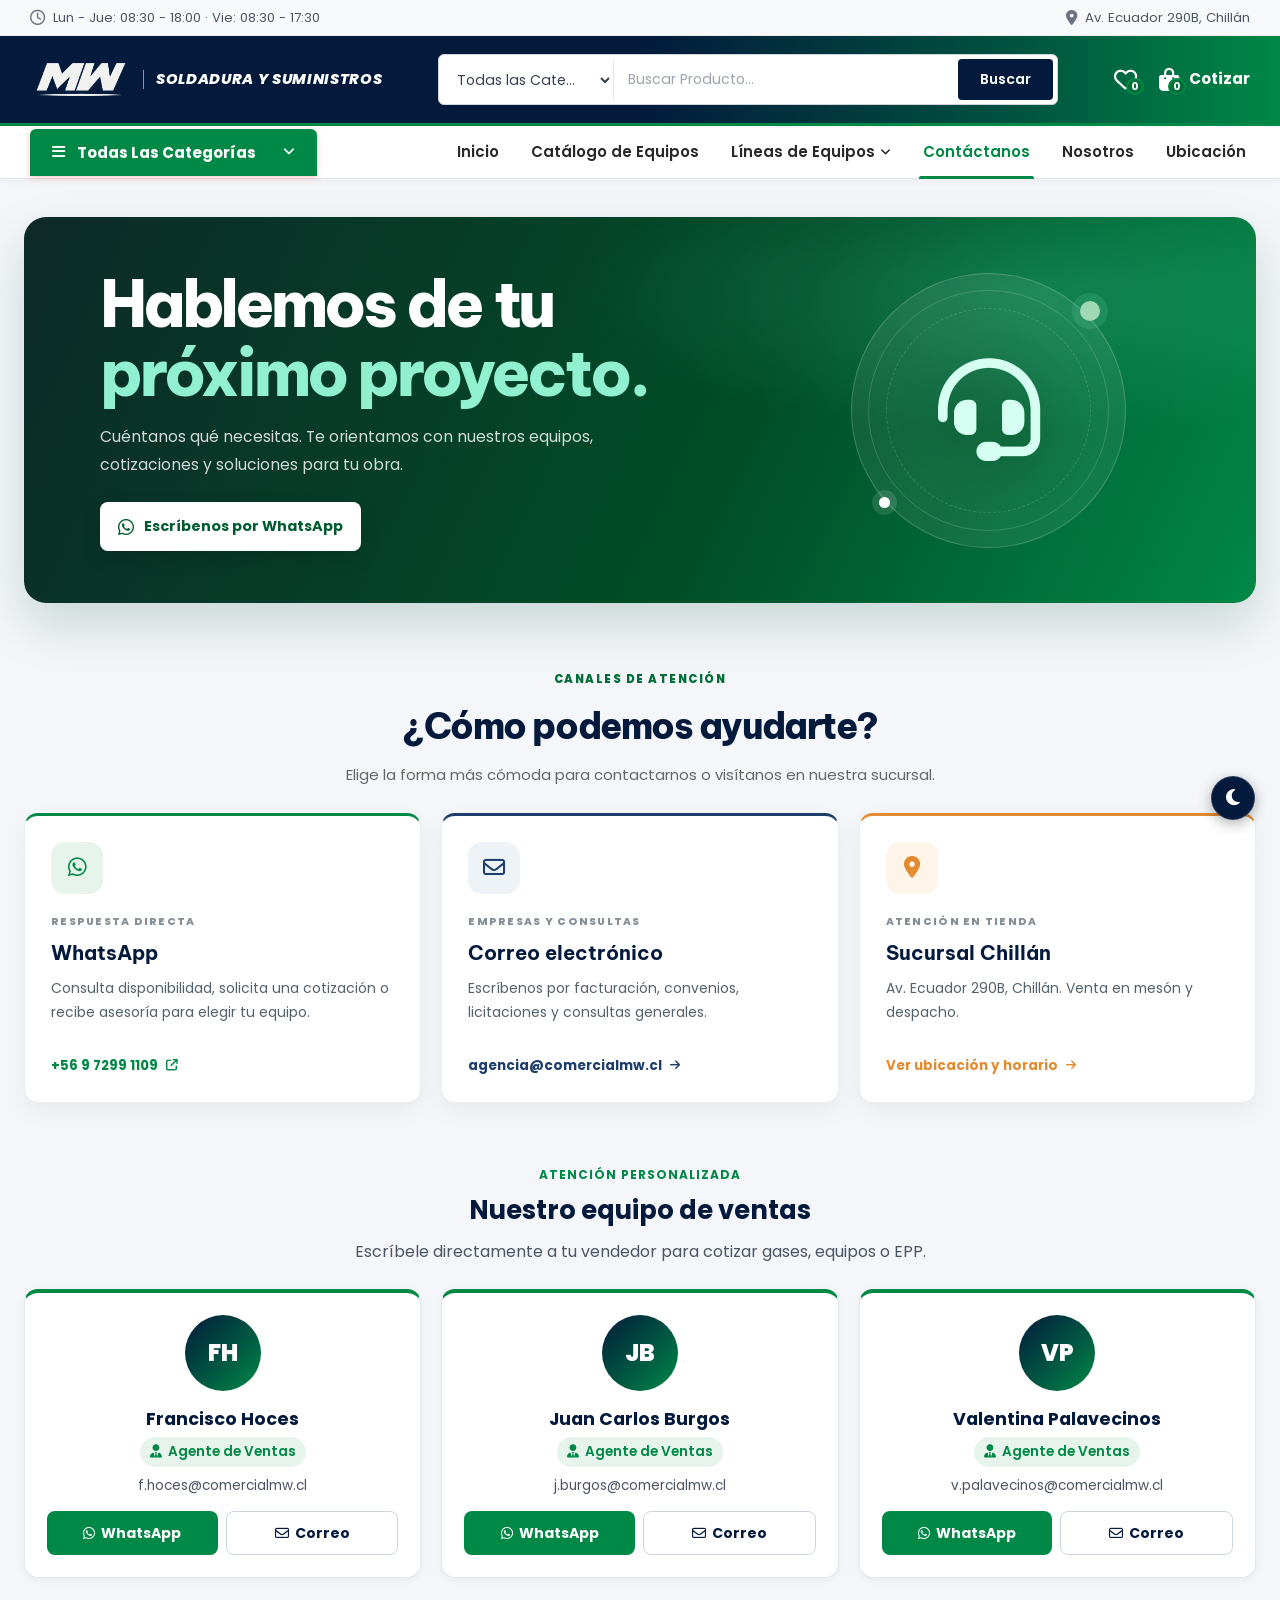
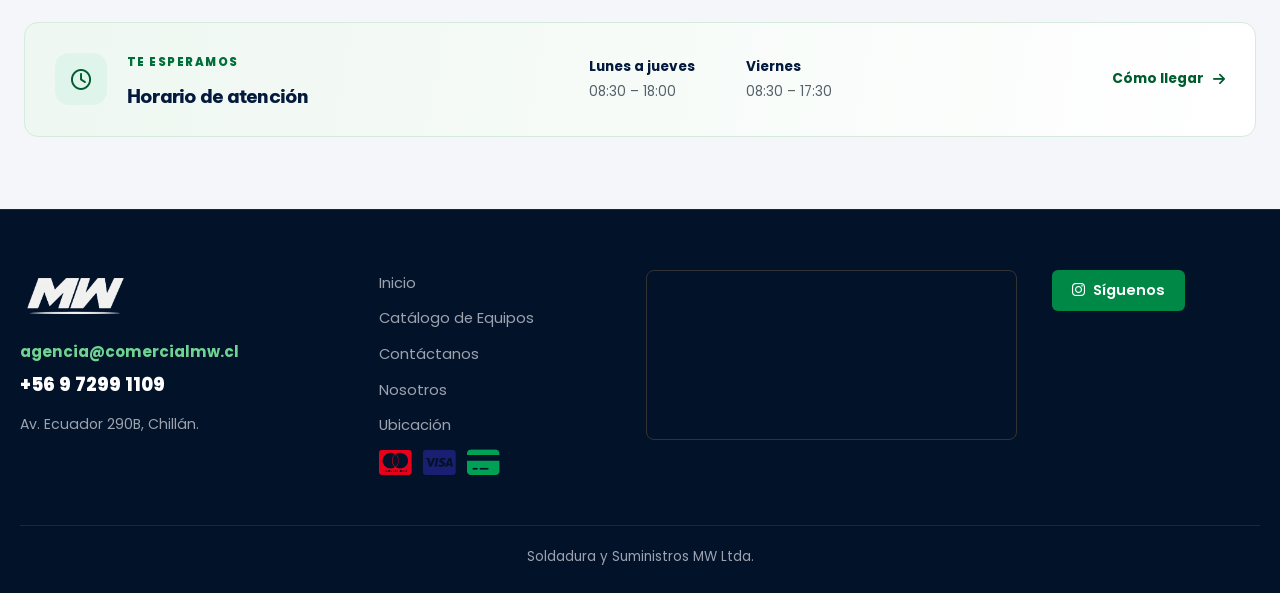
<file: contacto.html>
<!DOCTYPE html>
<html lang="es">

<head>
    <meta charset="UTF-8">
    <meta name="viewport" content="width=device-width, initial-scale=1.0">
    <title>Soldadura y Suministros MW Ltda. | Contacto</title>
    <link rel="stylesheet" href="estilos.css">
    <link rel="stylesheet" href="https://cdnjs.cloudflare.com/ajax/libs/font-awesome/6.5.1/css/all.min.css">
    <link rel="icon" href="imagenes/MWlogo.png" type="image/png">
</head>

<body id="inicio">

    <div class="top-bar-cf">
        <div class="top-bar-contenedor">
            <div class="top-bar-izq">
                <span class="top-bar-item">
                    <i class="fa-regular fa-clock"></i>
                    <span>Lun - Jue: 08:30 - 18:00 · Vie: 08:30 - 17:30</span>
                </span>
            </div>
            <div class="top-bar-der">
                <a href="nosotros.html#ubicacion-seccion" class="top-bar-item">
                    <i class="fa-solid fa-location-dot"></i>
                    <span>Av. Ecuador 290B, Chillán</span>
                </a>
            </div>
        </div>
    </div>

    <header class="main-header-cf">
        <div class="header-contenedor">
            <a href="index.html" class="logo-cf-link">
                <img src="imagenes/MWlogo.png" alt="Logo MW" class="logo-cf-img">
                <span class="logo-cf-nombre">Soldadura y Suministros</span>
            </a>

            <div class="header-search-wrapper">
                <form class="header-search-form" action="index.html#catalogo-seccion" method="get">
                    <select name="categoria" class="search-select-cat" aria-label="Seleccionar categoría">
                        <option value="">Todas las Categorías</option>
                        <option value="gases">Gases Industriales</option>
                        <option value="soldadura">Soldadoras</option>
                        <option value="plasma">Corte por Plasma</option>
                        <option value="energia">Generadores y Compresores</option>
                        <option value="aporte">Electrodos y Alambres</option>
                        <option value="accesorios">Torchas y Accesorios</option>
                        <option value="oxicorte">Oxicorte y Reguladores</option>
                        <option value="proteccion">Protección EPP</option>
                        <option value="abrasivos">Abrasivos y Química</option>
                    </select>
                    <input type="text" name="q" class="search-input-field" placeholder="Buscar Producto..."
                        autocomplete="off">
                    <button type="submit" class="search-submit-btn">Buscar</button>
                </form>
            </div>

            <div class="header-actions-wrap">
                <div class="action-icon-item" id="btn-header-wishlist" title="Lista de Deseos">
                    <div class="icon-with-badge">
                        <i class="fa-regular fa-heart"></i>
                        <span class="icon-badge" id="wishlist-count">0</span>
                    </div>
                </div>

                <div class="action-icon-item" id="btn-header-cart" role="button" tabindex="0"
                    title="Ver cotización" aria-label="Abrir cotización">
                    <div class="icon-with-badge">
                        <i class="fa-solid fa-bag-shopping"></i>
                        <span class="icon-badge" id="header-cart-count">0</span>
                    </div>
                    <span class="cart-amount-text" id="header-cart-total">Cotizar</span>
                </div>
            </div>
        </div>
    </header>

    <nav class="nav-bar-cf">
        <div class="nav-contenedor">
            <div class="categorias-dropdown-btn-wrap">
                <button type="button" class="btn-todas-las-categorias" id="btn-toggle-categorias">
                    <i class="fa-solid fa-bars"></i>
                    <span>Todas Las Categorías</span>
                    <i class="fa-solid fa-angle-down arrow-icon"></i>
                </button>
                <div class="menu-desplegable-categorias">
                    <ul class="lista-categorias-flotante">
                        <li><a href="index.html#cat-gases"><i class="fa-solid fa-flask"></i> Gases Industriales</a></li>
                        <li><a href="index.html#cat-soldadura"><i class="fa-solid fa-fire-flame-curved"></i> Soldadoras</a></li>
                        <li><a href="index.html#cat-plasma"><i class="fa-solid fa-bolt"></i> Corte por Plasma</a></li>
                        <li><a href="index.html#cat-energia"><i class="fa-solid fa-plug"></i> Generadores y Motosoldadoras</a></li>
                        <li><a href="index.html#cat-energia"><i class="fa-solid fa-wind"></i> Compresores de Aire</a></li>
                        <li><a href="index.html#cat-proteccion"><i class="fa-solid fa-shield-halved"></i> Máscaras y EPP Soldador</a></li>
                        <li><a href="index.html#cat-aporte"><i class="fa-solid fa-bars-staggered"></i> Electrodos y Alambres</a></li>
                        <li><a href="index.html#cat-accesorios"><i class="fa-solid fa-screwdriver-wrench"></i> Torchas y Accesorios</a></li>
                        <li><a href="index.html#cat-oxicorte"><i class="fa-solid fa-fire"></i> Oxicorte y Reguladores</a></li>
                        <li><a href="index.html#cat-abrasivos"><i class="fa-solid fa-compact-disc"></i> Abrasivos y Química</a></li>
                    </ul>
                </div>
            </div>

            <ul class="nav-enlaces-lista">
                <li><a href="index.html">Inicio</a></li>
                <li><a href="index.html#catalogo-seccion">Catálogo de Equipos</a></li>
                <li class="has-submenu">
                    <a href="index.html#catalogo-seccion">Líneas de Equipos <i class="fa-solid fa-angle-down"
                            style="font-size: 0.75rem;"></i></a>
                    <div class="submenu-desplegable">
                        <a href="index.html#cat-gases">Gases Industriales</a>
                        <a href="index.html#cat-soldadura">Soldadoras Arco, TIG y MIG</a>
                        <a href="index.html#cat-plasma">Equipos Corte por Plasma</a>
                        <a href="index.html#cat-energia">Generadores, Motosoldadoras y Compresores</a>
                        <a href="index.html#cat-aporte">Electrodos, Alambres y Varillas</a>
                        <a href="index.html#cat-accesorios">Torchas, Accesorios y Repuestos</a>
                        <a href="index.html#cat-oxicorte">Oxicorte y Reguladores</a>
                        <a href="index.html#cat-proteccion">Protección EPP</a>
                        <a href="index.html#cat-abrasivos">Abrasivos, Química y Herramientas</a>
                    </div>
                </li>
                <li><a href="contacto.html" class="activo">Contáctanos</a></li>
                <li><a href="nosotros.html">Nosotros</a></li>
                <li><a href="nosotros.html#ubicacion-seccion">Ubicación</a></li>
            </ul>

        </div>
    </nav>

    <main class="contacto-pagina">
        <section class="contacto-presentacion">
            <div class="contacto-presentacion-contenido">
                <h1>Hablemos de tu<br><span>próximo proyecto.</span></h1>
                <p>Cuéntanos qué necesitas. Te orientamos con nuestros equipos, cotizaciones y soluciones para tu obra.</p>
                <a class="contacto-cta" href="https://wa.me/56972991109" target="_blank" rel="noopener noreferrer">
                    <i class="fa-brands fa-whatsapp"></i> Escríbenos por WhatsApp
                </a>
            </div>
            <div class="contacto-visual" aria-hidden="true">
                <span class="contacto-visual-circulo"></span>
                <i class="fa-solid fa-headset"></i>
                <span class="contacto-visual-punto"></span>
            </div>
        </section>

        <section class="contacto-canales" aria-labelledby="contacto-canales-titulo">
            <div class="contacto-seccion-encabezado">
                <span class="contacto-kicker">Canales de atención</span>
                <h2 id="contacto-canales-titulo">¿Cómo podemos ayudarte?</h2>
                <p>Elige la forma más cómoda para contactarnos o visítanos en nuestra sucursal.</p>
            </div>

            <div class="contacto-tarjetas">
                <article class="contacto-tarjeta contacto-tarjeta-whatsapp">
                    <span class="contacto-tarjeta-icono"><i class="fa-brands fa-whatsapp"></i></span>
                    <span class="contacto-tarjeta-etiqueta">Respuesta directa</span>
                    <h3>WhatsApp</h3>
                    <p>Consulta disponibilidad, solicita una cotización o recibe asesoría para elegir tu equipo.</p>
                    <a href="https://wa.me/56972991109" target="_blank" rel="noopener noreferrer">
                        +56 9 7299 1109 <i class="fa-solid fa-arrow-up-right-from-square"></i>
                    </a>
                </article>

                <article class="contacto-tarjeta contacto-tarjeta-correo">
                    <span class="contacto-tarjeta-icono"><i class="fa-regular fa-envelope"></i></span>
                    <span class="contacto-tarjeta-etiqueta">Empresas y consultas</span>
                    <h3>Correo electrónico</h3>
                    <p>Escríbenos por facturación, convenios, licitaciones y consultas generales.</p>
                    <a href="mailto:agencia@comercialmw.cl">
                        agencia@comercialmw.cl <i class="fa-solid fa-arrow-right"></i>
                    </a>
                </article>

                <article class="contacto-tarjeta contacto-tarjeta-sucursal">
                    <span class="contacto-tarjeta-icono"><i class="fa-solid fa-location-dot"></i></span>
                    <span class="contacto-tarjeta-etiqueta">Atención en tienda</span>
                    <h3>Sucursal Chillán</h3>
                    <p>Av. Ecuador 290B, Chillán. Venta en mesón y despacho.</p>
                    <a href="nosotros.html#ubicacion-seccion">
                        Ver ubicación y horario <i class="fa-solid fa-arrow-right"></i>
                    </a>
                </article>
            </div>
        </section>

        <section class="seccion-vendedores" id="equipo-ventas" aria-labelledby="titulo-vendedores">
            <div class="vendedores-encabezado">
                <span class="vendedores-kicker">Atención personalizada</span>
                <h2 id="titulo-vendedores">Nuestro equipo de ventas</h2>
                <p>Escríbele directamente a tu vendedor para cotizar gases, equipos o EPP.</p>
            </div>
            <div class="vendedores-grid">
                <article class="vendedor-card">
                    <div class="vendedor-avatar" aria-hidden="true">FH</div>
                    <div class="vendedor-info">
                        <h3 class="vendedor-nombre">Francisco Hoces</h3>
                        <span class="vendedor-cargo"><i class="fa-solid fa-user-tie"></i> Agente de Ventas</span>
                        <a class="vendedor-mail" href="mailto:f.hoces@comercialmw.cl">f.hoces@comercialmw.cl</a>
                    </div>
                    <div class="vendedor-acciones">
                        <a class="vendedor-btn" href="https://wa.me/56971996042?text=Hola%2C%20quiero%20hablar%20con%20Francisco%20Hoces%20%28agente%20de%20ventas%29.%20Te%20escribo%20desde%20agentemw.cl" target="_blank" rel="noopener noreferrer"><i class="fa-brands fa-whatsapp"></i> WhatsApp</a>
                        <a class="vendedor-btn vendedor-btn-sec" href="mailto:f.hoces@comercialmw.cl"><i class="fa-regular fa-envelope"></i> Correo</a>
                    </div>
                </article>
                <article class="vendedor-card">
                    <div class="vendedor-avatar" aria-hidden="true">JB</div>
                    <div class="vendedor-info">
                        <h3 class="vendedor-nombre">Juan Carlos Burgos</h3>
                        <span class="vendedor-cargo"><i class="fa-solid fa-user-tie"></i> Agente de Ventas</span>
                        <a class="vendedor-mail" href="mailto:j.burgos@comercialmw.cl">j.burgos@comercialmw.cl</a>
                    </div>
                    <div class="vendedor-acciones">
                        <a class="vendedor-btn" href="https://wa.me/56977493783?text=Hola%2C%20quiero%20hablar%20con%20Juan%20Carlos%20Burgos%20%28agente%20de%20ventas%29.%20Te%20escribo%20desde%20agentemw.cl" target="_blank" rel="noopener noreferrer"><i class="fa-brands fa-whatsapp"></i> WhatsApp</a>
                        <a class="vendedor-btn vendedor-btn-sec" href="mailto:j.burgos@comercialmw.cl"><i class="fa-regular fa-envelope"></i> Correo</a>
                    </div>
                </article>
                <article class="vendedor-card">
                    <div class="vendedor-avatar" aria-hidden="true">VP</div>
                    <div class="vendedor-info">
                        <h3 class="vendedor-nombre">Valentina Palavecinos</h3>
                        <span class="vendedor-cargo"><i class="fa-solid fa-user-tie"></i> Agente de Ventas</span>
                        <a class="vendedor-mail" href="mailto:v.palavecinos@comercialmw.cl">v.palavecinos@comercialmw.cl</a>
                    </div>
                    <div class="vendedor-acciones">
                        <a class="vendedor-btn" href="https://wa.me/56972991109?text=Hola%2C%20quiero%20hablar%20con%20Valentina%20Palavecinos%20%28agente%20de%20ventas%29.%20Te%20escribo%20desde%20agentemw.cl" target="_blank" rel="noopener noreferrer"><i class="fa-brands fa-whatsapp"></i> WhatsApp</a>
                        <a class="vendedor-btn vendedor-btn-sec" href="mailto:v.palavecinos@comercialmw.cl"><i class="fa-regular fa-envelope"></i> Correo</a>
                    </div>
                </article>
            </div>
        </section>

        <section class="contacto-horario">
            <span class="contacto-horario-icono"><i class="fa-regular fa-clock"></i></span>
            <div>
                <span class="contacto-kicker">Te esperamos</span>
                <h2>Horario de atención</h2>
            </div>
            <div class="contacto-horario-detalle">
                <span><strong>Lunes a jueves</strong> 08:30 – 18:00</span>
                <span><strong>Viernes</strong> 08:30 – 17:30</span>
            </div>
            <a href="nosotros.html#ubicacion-seccion" aria-label="Ver mapa y cómo llegar">
                Cómo llegar <i class="fa-solid fa-arrow-right"></i>
            </a>
        </section>
    </main>

    <footer class="footer-cf-dark">
        <div class="footer-cf-contenedor">
            <div class="footer-col">
                <img src="imagenes/MWlogo.png" alt="Soldadura y Suministros MW Ltda." class="footer-logo-blanco">
                <a href="mailto:agencia@comercialmw.cl" class="footer-email-link">agencia@comercialmw.cl</a>
                <a href="https://wa.me/56972991109" class="footer-telefono-texto">+56 9 7299 1109</a>
                <p class="footer-direccion-texto">Av. Ecuador 290B, Chillán.</p>
            </div>
            <div class="footer-col footer-links-col">
                <ul class="footer-links-lista">
                    <li><a href="index.html">Inicio</a></li>
                    <li><a href="index.html#catalogo-seccion">Catálogo de Equipos</a></li>
                    <li><a href="contacto.html">Contáctanos</a></li>
                    <li><a href="nosotros.html">Nosotros</a></li>
                    <li><a href="nosotros.html#ubicacion-seccion">Ubicación</a></li>
                </ul>
                <div class="footer-pagos-wrap">
                    <i class="fa-brands fa-cc-mastercard"
                        style="font-size: 1.8rem; color: #eb001b; margin-right: 8px;"></i>
                    <i class="fa-brands fa-cc-visa" style="font-size: 1.8rem; color: #1a1f71; margin-right: 8px;"></i>
                    <i class="fa-solid fa-credit-card" style="font-size: 1.8rem; color: #00a055; margin-right: 8px;"
                        title="Redcompra / Webpay"></i>
                </div>
            </div>
            <div class="footer-col">
                <div class="footer-mapa-box">
                    <iframe
                        src="https://www.google.com/maps?q=Av.+Ecuador+290B,+Chillan,+Chile&amp;output=embed"
                        title="Ubicación de Soldadura y Suministros MW en Chillán" loading="lazy"
                        referrerpolicy="no-referrer-when-downgrade">
                    </iframe>
                </div>
            </div>
            <div class="footer-col footer-siguenos-col">
                <a href="https://www.instagram.com/indurachillan" target="_blank"
                    rel="noopener noreferrer" class="btn-siguenos-azul">
                    <i class="fa-brands fa-instagram"></i>
                    <span>Síguenos</span>
                </a>
            </div>
        </div>
        <div class="footer-copyright-bar">
            Soldadura y Suministros MW Ltda.
        </div>
    </footer>

    <button type="button" class="btn-subir-flotante" id="boton-subir" title="Subir al inicio"
        aria-label="Subir al inicio">
        <i class="fa-solid fa-angle-up"></i>
    </button>

    <div class="carrito-overlay" id="carrito-overlay" hidden>
        <aside class="carrito-drawer" id="carrito-drawer" role="dialog" aria-modal="true">
            <div class="carrito-cabecera">
                <h2><i class="fa-solid fa-bag-shopping"></i> Tu Cotización</h2>
                <button type="button" class="cerrar-carrito-btn" id="cerrar-carrito-btn"><i
                        class="fa-solid fa-xmark"></i></button>
            </div>
            <div class="carrito-cuerpo">
                <ul class="carrito-items-lista" id="carrito-items"></ul>
                <div class="carrito-datos-form">
                    <label for="cliente-carrito">Nombre o Empresa</label>
                    <input type="text" id="cliente-carrito" placeholder="Ej: Daniel Vega">
                    <label for="vendedor-carrito">¿Con quién quieres cotizar?</label>
                    <select id="vendedor-carrito">
                        <option value="valentina" selected>Valentina Palavecinos · Agente de Ventas</option>
                        <option value="francisco">Francisco Hoces · Agente de Ventas</option>
                        <option value="juancarlos">Juan Carlos Burgos · Agente de Ventas</option>
                    </select>
                    <label for="direccion-carrito">Dirección de despacho / Retiro</label>
                    <textarea id="direccion-carrito" rows="2" placeholder="Dirección en Chillán o retiro"></textarea>
                </div>
                <button type="button" class="btn-cotizar-whatsapp" id="enviar-whatsapp" disabled>
                    <i class="fa-brands fa-whatsapp"></i> Enviar Cotización por WhatsApp
                </button>
                <button type="button" class="btn-seguir-comprando" id="btn-seguir-comprando">Seguir viendo productos</button>
            </div>
        </aside>
    </div>

    <script src="main.js"></script>
</body>

</html>
</file>
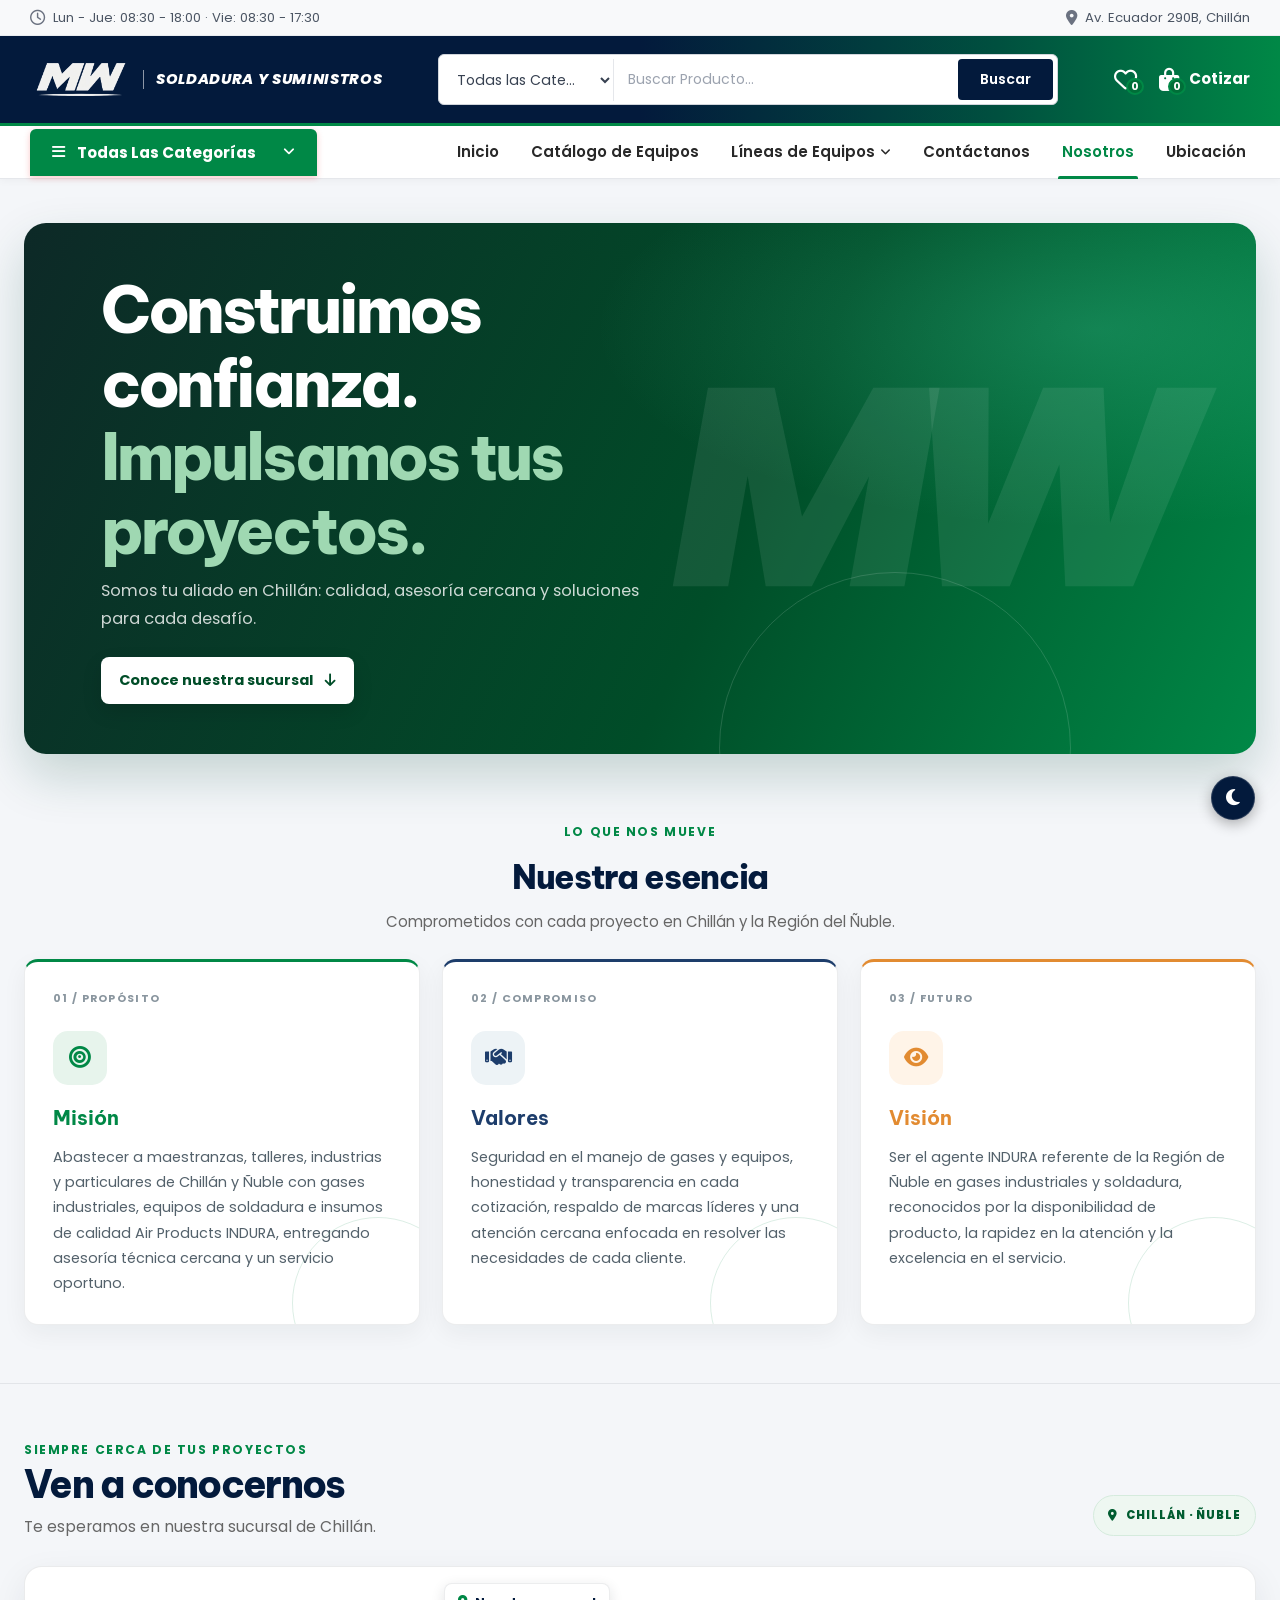
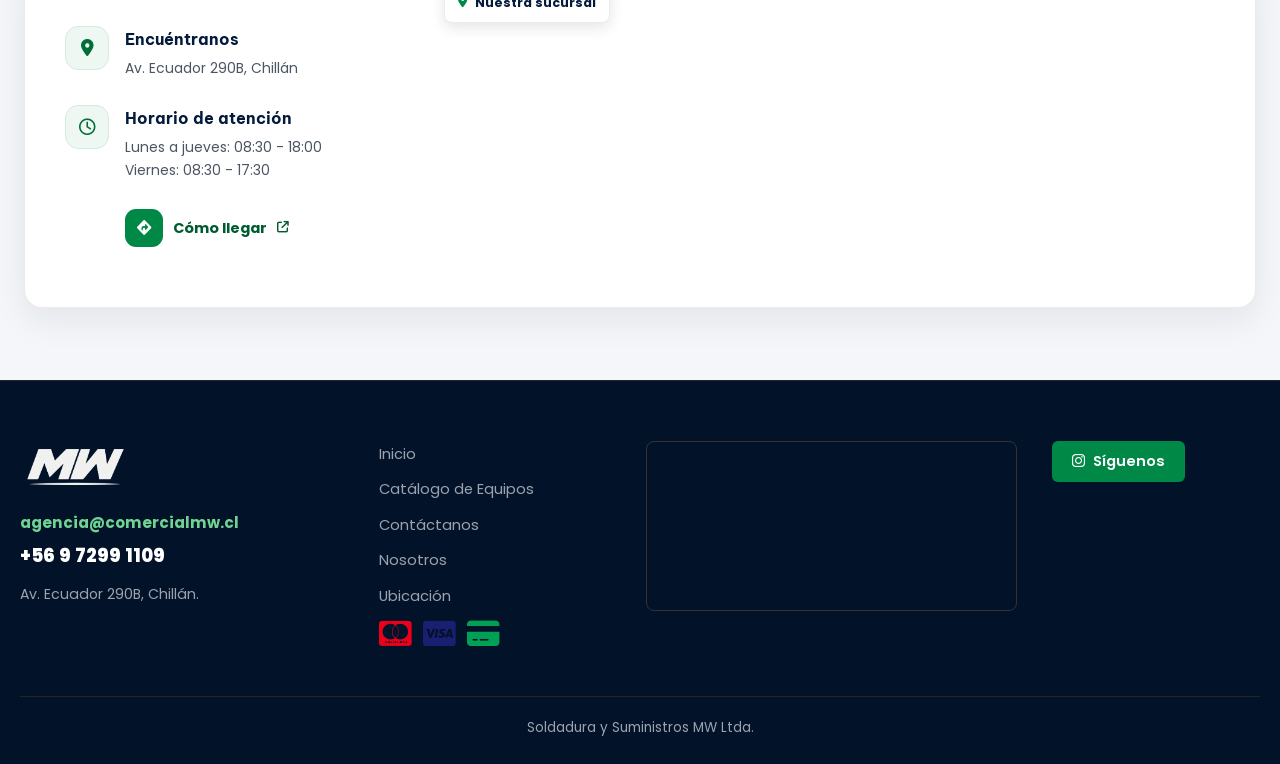
<file: nosotros.html>
<!DOCTYPE html>
<html lang="es">

<head>
    <meta charset="UTF-8">
    <meta name="viewport" content="width=device-width, initial-scale=1.0">
    <title>Nosotros | Soldadura y Suministros MW</title>
    <meta name="description"
        content="Conoce la misión, los valores y la visión de Soldadura y Suministros MW. Visítanos en Av. Ecuador 290B, Chillán.">
    <link rel="stylesheet" href="estilos.css">
    <link rel="stylesheet" href="https://cdnjs.cloudflare.com/ajax/libs/font-awesome/6.5.1/css/all.min.css">
    <link rel="icon" href="imagenes/MWlogo.png" type="image/png">
</head>

<body id="inicio">
    <div class="top-bar-cf">
        <div class="top-bar-contenedor">
            <div class="top-bar-izq">
                <span class="top-bar-item">
                    <i class="fa-regular fa-clock"></i>
                    <span>Lun - Jue: 08:30 - 18:00 · Vie: 08:30 - 17:30</span>
                </span>
            </div>
            <div class="top-bar-der">
                <a href="nosotros.html#ubicacion-seccion" class="top-bar-item">
                    <i class="fa-solid fa-location-dot"></i>
                    <span>Av. Ecuador 290B, Chillán</span>
                </a>
            </div>
        </div>
    </div>

    <header class="main-header-cf">
        <div class="header-contenedor">
            <a href="index.html" class="logo-cf-link">
                <img src="imagenes/MWlogo.png" alt="Logo MW" class="logo-cf-img">
                <span class="logo-cf-nombre">Soldadura y Suministros</span>
            </a>

            <div class="header-search-wrapper">
                <form class="header-search-form" action="index.html#catalogo-seccion" method="get">
                    <select name="categoria" class="search-select-cat" aria-label="Seleccionar categoría">
                        <option value="">Todas las Categorías</option>
                        <option value="gases">Gases Industriales</option>
                        <option value="soldadura">Soldadoras</option>
                        <option value="plasma">Corte por Plasma</option>
                        <option value="energia">Generadores y Compresores</option>
                        <option value="aporte">Electrodos y Alambres</option>
                        <option value="accesorios">Torchas y Accesorios</option>
                        <option value="oxicorte">Oxicorte y Reguladores</option>
                        <option value="proteccion">Protección EPP</option>
                        <option value="abrasivos">Abrasivos y Química</option>
                    </select>
                    <input type="text" name="q" class="search-input-field" placeholder="Buscar Producto..."
                        autocomplete="off">
                    <button type="submit" class="search-submit-btn">Buscar</button>
                </form>
            </div>

            <div class="header-actions-wrap">
                <div class="action-icon-item" id="btn-header-wishlist" title="Lista de Deseos">
                    <div class="icon-with-badge">
                        <i class="fa-regular fa-heart"></i>
                        <span class="icon-badge" id="wishlist-count">0</span>
                    </div>
                </div>
                <div class="action-icon-item" id="btn-header-cart" role="button" tabindex="0"
                    title="Ver cotización" aria-label="Abrir cotización">
                    <div class="icon-with-badge">
                        <i class="fa-solid fa-bag-shopping"></i>
                        <span class="icon-badge" id="header-cart-count">0</span>
                    </div>
                    <span class="cart-amount-text" id="header-cart-total">Cotizar</span>
                </div>
            </div>
        </div>
    </header>

    <nav class="nav-bar-cf">
        <div class="nav-contenedor">
            <div class="categorias-dropdown-btn-wrap">
                <button type="button" class="btn-todas-las-categorias" id="btn-toggle-categorias">
                    <i class="fa-solid fa-bars"></i>
                    <span>Todas Las Categorías</span>
                    <i class="fa-solid fa-angle-down arrow-icon"></i>
                </button>
                <div class="menu-desplegable-categorias">
                    <ul class="lista-categorias-flotante">
                        <li><a href="index.html#cat-gases"><i class="fa-solid fa-flask"></i> Gases Industriales</a></li>
                        <li><a href="index.html#cat-soldadura"><i class="fa-solid fa-fire-flame-curved"></i> Soldadoras</a></li>
                        <li><a href="index.html#cat-plasma"><i class="fa-solid fa-bolt"></i> Corte por Plasma</a></li>
                        <li><a href="index.html#cat-energia"><i class="fa-solid fa-plug"></i> Generadores y Motosoldadoras</a></li>
                        <li><a href="index.html#cat-energia"><i class="fa-solid fa-wind"></i> Compresores de Aire</a></li>
                        <li><a href="index.html#cat-proteccion"><i class="fa-solid fa-shield-halved"></i> Máscaras y EPP Soldador</a></li>
                        <li><a href="index.html#cat-aporte"><i class="fa-solid fa-bars-staggered"></i> Electrodos y Alambres</a></li>
                        <li><a href="index.html#cat-accesorios"><i class="fa-solid fa-screwdriver-wrench"></i> Torchas y Accesorios</a></li>
                        <li><a href="index.html#cat-oxicorte"><i class="fa-solid fa-fire"></i> Oxicorte y Reguladores</a></li>
                        <li><a href="index.html#cat-abrasivos"><i class="fa-solid fa-compact-disc"></i> Abrasivos y Química</a></li>
                    </ul>
                </div>
            </div>
            <ul class="nav-enlaces-lista">
                <li><a href="index.html">Inicio</a></li>
                <li><a href="index.html#catalogo-seccion">Catálogo de Equipos</a></li>
                <li class="has-submenu">
                    <a href="index.html#catalogo-seccion">Líneas de Equipos <i class="fa-solid fa-angle-down"
                            style="font-size: 0.75rem;"></i></a>
                    <div class="submenu-desplegable">
                        <a href="index.html#cat-gases">Gases Industriales</a>
                        <a href="index.html#cat-soldadura">Soldadoras Arco, TIG y MIG</a>
                        <a href="index.html#cat-plasma">Equipos Corte por Plasma</a>
                        <a href="index.html#cat-energia">Generadores, Motosoldadoras y Compresores</a>
                        <a href="index.html#cat-aporte">Electrodos, Alambres y Varillas</a>
                        <a href="index.html#cat-accesorios">Torchas, Accesorios y Repuestos</a>
                        <a href="index.html#cat-oxicorte">Oxicorte y Reguladores</a>
                        <a href="index.html#cat-proteccion">Protección EPP</a>
                        <a href="index.html#cat-abrasivos">Abrasivos, Química y Herramientas</a>
                    </div>
                </li>
                <li><a href="contacto.html">Contáctanos</a></li>
                <li><a href="nosotros.html" class="activo">Nosotros</a></li>
                <li><a href="nosotros.html#ubicacion-seccion">Ubicación</a></li>
            </ul>
        </div>
    </nav>

    <main>
        <section class="seccion-identidad-cf" id="identidad-seccion">
            <header class="identidad-presentacion">
                <h1 class="titulo-identidad-seccion">Construimos confianza.<br><span>Impulsamos tus proyectos.</span></h1>
                <p class="descripcion-identidad-seccion">
                    Somos tu aliado en Chillán: calidad, asesoría cercana y soluciones para cada desafío.
                </p>
                <a class="identidad-cta" href="#ubicacion-seccion">
                    Conoce nuestra sucursal <i class="fa-solid fa-arrow-down"></i>
                </a>
                <span class="identidad-decoracion" aria-hidden="true">MW</span>
            </header>
            <div class="identidad-intro">
                <span class="identidad-seccion-kicker">Lo que nos mueve</span>
                <h2>Nuestra esencia</h2>
                <p>Comprometidos con cada proyecto en Chillán y la Región del Ñuble.</p>
            </div>
            <div class="tarjetas-identidad-grid">
                <article class="tarjeta-identidad-item mision">
                    <span class="identidad-card-numero">01 / PROPÓSITO</span>
                    <span class="identidad-card-icono"><i class="fa-solid fa-bullseye"></i></span>
                    <h2>Misión</h2>
                    <p>
                        Abastecer a maestranzas, talleres, industrias y particulares de Chillán y Ñuble con gases industriales, equipos de soldadura e insumos de calidad Air Products INDURA, entregando asesoría técnica cercana y un servicio oportuno.
                    </p>
                </article>
                <article class="tarjeta-identidad-item valores">
                    <span class="identidad-card-numero">02 / COMPROMISO</span>
                    <span class="identidad-card-icono"><i class="fa-solid fa-handshake"></i></span>
                    <h2>Valores</h2>
                    <p>
                        Seguridad en el manejo de gases y equipos, honestidad y transparencia en cada cotización, respaldo de marcas líderes y una atención cercana enfocada en resolver las necesidades de cada cliente.
                    </p>
                </article>
                <article class="tarjeta-identidad-item vision">
                    <span class="identidad-card-numero">03 / FUTURO</span>
                    <span class="identidad-card-icono"><i class="fa-solid fa-eye"></i></span>
                    <h2>Visión</h2>
                    <p>
                        Ser el agente INDURA referente de la Región de Ñuble en gases industriales y soldadura, reconocidos por la disponibilidad de producto, la rapidez en la atención y la excelencia en el servicio.
                    </p>
                </article>
            </div>
        </section>

        <section class="seccion-ubicacion-cf" id="ubicacion-seccion">
            <div class="ubicacion-encabezado">
                <div>
                    <span class="identidad-seccion-kicker">Siempre cerca de tus proyectos</span>
                    <h2 class="titulo-identidad-seccion">Ven a conocernos</h2>
                    <p class="descripcion-identidad-seccion">Te esperamos en nuestra sucursal de Chillán.</p>
                </div>
                <span class="ubicacion-sello"><i class="fa-solid fa-location-dot"></i> CHILLÁN · ÑUBLE</span>
            </div>
            <div class="ubicacion-contenido">
                <div class="ubicacion-info">
                    <div class="ubicacion-info-icono"><i class="fa-solid fa-location-dot"></i></div>
                    <div>
                        <h3>Encuéntranos</h3>
                        <p>Av. Ecuador 290B, Chillán</p>
                    </div>
                    <div class="ubicacion-info-icono"><i class="fa-regular fa-clock"></i></div>
                    <div>
                        <h3>Horario de atención</h3>
                        <p>Lunes a jueves: 08:30 - 18:00<br>Viernes: 08:30 - 17:30</p>
                    </div>
                    <a class="ubicacion-como-llegar"
                        href="https://www.google.com/maps/search/?api=1&amp;query=Av.+Ecuador+290B%2C+Chill%C3%A1n%2C+Chile"
                        target="_blank" rel="noopener noreferrer">
                        <span><i class="fa-solid fa-diamond-turn-right"></i></span>
                        Cómo llegar <i class="fa-solid fa-arrow-up-right-from-square"></i>
                    </a>
                </div>
                <div class="ubicacion-mapa">
                    <iframe
                        src="https://www.google.com/maps?q=Av.+Ecuador+290B,+Chillan,+Chile&amp;output=embed"
                        title="Ubicación de Soldadura y Suministros MW en Av. Ecuador 290B, Chillán"
                        loading="lazy" referrerpolicy="no-referrer-when-downgrade">
                    </iframe>
                    <span class="mapa-etiqueta"><i class="fa-solid fa-location-dot"></i> Nuestra sucursal</span>
                </div>
            </div>
        </section>
    </main>

    <footer class="footer-cf-dark">
        <div class="footer-cf-contenedor">
            <div class="footer-col">
                <img src="imagenes/MWlogo.png" alt="Soldadura y Suministros MW" class="footer-logo-blanco">
                <a href="mailto:agencia@comercialmw.cl" class="footer-email-link">agencia@comercialmw.cl</a>
                <a href="https://wa.me/56972991109" class="footer-telefono-texto">+56 9 7299 1109</a>
                <p class="footer-direccion-texto">Av. Ecuador 290B, Chillán.</p>
            </div>
            <div class="footer-col footer-links-col">
                <ul class="footer-links-lista">
                    <li><a href="index.html">Inicio</a></li>
                    <li><a href="index.html#catalogo-seccion">Catálogo de Equipos</a></li>
                    <li><a href="contacto.html">Contáctanos</a></li>
                    <li><a href="nosotros.html">Nosotros</a></li>
                    <li><a href="nosotros.html#ubicacion-seccion">Ubicación</a></li>
                </ul>
                <div class="footer-pagos-wrap">
                    <i class="fa-brands fa-cc-mastercard"
                        style="font-size: 1.8rem; color: #eb001b; margin-right: 8px;"></i>
                    <i class="fa-brands fa-cc-visa" style="font-size: 1.8rem; color: #1a1f71; margin-right: 8px;"></i>
                    <i class="fa-solid fa-credit-card" style="font-size: 1.8rem; color: #00a055; margin-right: 8px;"
                        title="Redcompra / Webpay"></i>
                </div>
            </div>
            <div class="footer-col">
                <div class="footer-mapa-box">
                    <iframe
                        src="https://www.google.com/maps?q=Av.+Ecuador+290B,+Chillan,+Chile&amp;output=embed"
                        title="Ubicación de Soldadura y Suministros MW en Chillán" loading="lazy"
                        referrerpolicy="no-referrer-when-downgrade">
                    </iframe>
                </div>
            </div>
            <div class="footer-col footer-siguenos-col">
                <a href="https://www.instagram.com/indurachillan" target="_blank"
                    rel="noopener noreferrer" class="btn-siguenos-azul">
                    <i class="fa-brands fa-instagram"></i>
                    <span>Síguenos</span>
                </a>
            </div>
        </div>
        <div class="footer-copyright-bar">Soldadura y Suministros MW Ltda.</div>
    </footer>

    <button type="button" class="btn-subir-flotante" id="boton-subir" title="Subir al inicio"
        aria-label="Subir al inicio">
        <i class="fa-solid fa-angle-up"></i>
    </button>

    <div class="carrito-overlay" id="carrito-overlay" hidden>
        <aside class="carrito-drawer" id="carrito-drawer" role="dialog" aria-modal="true"
            aria-labelledby="titulo-drawer">
            <div class="carrito-cabecera">
                <h2 id="titulo-drawer"><i class="fa-solid fa-bag-shopping"></i> Tu Cotización</h2>
                <button type="button" class="cerrar-carrito-btn" id="cerrar-carrito-btn" aria-label="Cerrar carrito">
                    <i class="fa-solid fa-xmark"></i>
                </button>
            </div>
            <div class="carrito-cuerpo">
                <ul class="carrito-items-lista" id="carrito-items"></ul>
                <div class="carrito-datos-form">
                    <label for="cliente-carrito">Nombre o Empresa</label>
                    <input type="text" id="cliente-carrito" placeholder="Ej: Nombre o empresa">
                    <label for="vendedor-carrito">¿Con quién quieres cotizar?</label>
                    <select id="vendedor-carrito">
                        <option value="valentina" selected>Valentina Palavecinos · Agente de Ventas</option>
                        <option value="francisco">Francisco Hoces · Agente de Ventas</option>
                        <option value="juancarlos">Juan Carlos Burgos · Agente de Ventas</option>
                    </select>
                    <label for="direccion-carrito">Dirección de despacho / Retiro</label>
                    <textarea id="direccion-carrito" rows="2" placeholder="Dirección en Chillán o retiro"></textarea>
                </div>
                <button type="button" class="btn-cotizar-whatsapp" id="enviar-whatsapp" disabled>
                    <i class="fa-brands fa-whatsapp"></i> Enviar Cotización por WhatsApp
                </button>
                <button type="button" class="btn-seguir-comprando" id="btn-seguir-comprando">Seguir viendo productos</button>
            </div>
        </aside>
    </div>

    <script src="main.js"></script>
</body>

</html>
</file>
<file: estilos.css>
@import url('https://fonts.googleapis.com/css2?family=Poppins:wght@300;400;500;600;700;800&family=Be+Vietnam+Pro:wght@400;500;600;700&display=swap');

:root {
    --color-rojo-principal: #008846;
    --color-rojo-hover: #006e38;
    --color-rojo-suave: rgba(0, 136, 70, 0.12);
    --color-marino-oscuro: #031a3c;
    --color-marino-medio: #021229;
    --color-oscuro-cf: #031a3c;
    --color-footer-bg: #021229;
    --color-amarillo-acento: #fcb900;
    --color-verde-principal: #008846;
    --color-verde-hover: #006e38;
    --color-fondo: #f4f6f9;
    --color-tarjeta: #ffffff;
    --color-texto: #031a3c;
    --color-texto-suave: #666666;
    --color-borde: #e5e7eb;
    --font-principal: 'Poppins', -apple-system, BlinkMacSystemFont, 'Segoe UI', Roboto, sans-serif;
    --font-titulos: 'Be Vietnam Pro', 'Poppins', sans-serif;
    --sombra-tarjeta: 0 2px 10px rgba(0, 0, 0, 0.05);
    --sombra-hover: 0 10px 25px rgba(0, 0, 0, 0.1);
    --radio-borde: 8px;
}

* {
    box-sizing: border-box;
}

html {
    scroll-behavior: smooth;
}

body {
    font-family: var(--font-principal);
    background-color: var(--color-fondo);
    color: var(--color-texto);
    margin: 0;
    padding: 0;
    line-height: 1.6;
}

a {
    color: inherit;
    text-decoration: none;
    transition: all 0.25s ease;
}

/* ==========================================================================
   1. BARRA SUPERIOR (TOP BAR - FOTO 1)
   ========================================================================== */
.top-bar-cf {
    background-color: #f8f9fa;
    border-bottom: 1px solid #e9ecef;
    font-size: 0.82rem;
    color: #4b5563;
    padding: 7px 0;
}

.top-bar-contenedor {
    max-width: 1260px;
    margin: 0 auto;
    padding: 0 20px;
    display: flex;
    justify-content: space-between;
    align-items: center;
    flex-wrap: wrap;
    gap: 10px;
}

.top-bar-izq,
.top-bar-der {
    display: flex;
    align-items: center;
    gap: 22px;
}

.top-bar-item {
    display: flex;
    align-items: center;
    gap: 8px;
    color: #4b5563;
    transition: color 0.2s ease;
}

.top-bar-item:hover {
    color: var(--color-rojo-principal);
}

.top-bar-item i {
    color: #6b7280;
    font-size: 0.95rem;
}

.top-bar-item:hover i {
    color: var(--color-rojo-principal);
}

/* ==========================================================================
   2. CABECERA PRINCIPAL CON BUSCADOR Y CARRITO (FOTO 1)
   ========================================================================== */
.main-header-cf {
    background: var(--color-verde-principal);
    border-bottom: 1px solid var(--color-verde-hover);
    padding: 18px 0;
    position: relative;
    z-index: 850;
}

.header-contenedor {
    max-width: 1260px;
    margin: 0 auto;
    padding: 0 20px;
    display: flex;
    align-items: center;
    justify-content: space-between;
    gap: 25px;
}

/* Logo */
.logo-cf-link {
    display: flex;
    align-items: center;
    gap: 12px;
    text-decoration: none;
}

.logo-cf-img {
    height: 48px;
    width: auto;
    object-fit: contain;
    display: block;
}

.logo-cf-nombre {
    color: #ffffff;
    border-left: 1px solid rgba(255, 255, 255, 0.55);
    padding-left: 12px;
    font-family: var(--font-principal);
    font-size: 0.92rem;
    font-style: italic;
    font-weight: 800;
    letter-spacing: 0.045em;
    line-height: 1.25;
    text-transform: uppercase;
    text-shadow: 0 1px 2px rgba(0, 0, 0, 0.12);
    white-space: nowrap;
}

/* Buscador central */
.header-search-wrapper {
    flex: 1;
    max-width: 620px;
}

.header-search-form {
    display: flex;
    align-items: center;
    border: 1px solid #d1d5db;
    border-radius: 6px;
    background: #ffffff;
    overflow: hidden;
    transition: border-color 0.2s ease, box-shadow 0.2s ease;
}

.header-search-form:focus-within {
    border-color: var(--color-rojo-principal);
    box-shadow: 0 0 0 3px rgba(0, 136, 70, 0.2);
}

.search-select-cat {
    border: 0;
    background: transparent;
    padding: 10px 14px;
    font-size: 0.88rem;
    color: #374151;
    font-family: inherit;
    cursor: pointer;
    border-right: 1px solid #e5e7eb;
    outline: none;
    max-width: 175px;
    text-overflow: ellipsis;
}

.search-input-field {
    flex: 1;
    border: 0;
    padding: 10px 14px;
    font-size: 0.88rem;
    font-family: inherit;
    outline: none;
    color: #1f2937;
}

.search-input-field::placeholder {
    color: #9ca3af;
}

.search-submit-btn {
    background-color: var(--color-oscuro-cf);
    color: #ffffff;
    border: 0;
    padding: 10px 22px;
    font-family: inherit;
    font-size: 0.88rem;
    font-weight: 600;
    cursor: pointer;
    border-radius: 4px;
    margin: 4px;
    transition: background-color 0.2s ease;
}

.search-submit-btn:hover {
    background-color: #000000;
}

/* Iconos de la derecha: Deseos y Carrito Arriba */
.header-actions-wrap {
    display: flex;
    align-items: center;
    gap: 22px;
}

.action-icon-item {
    display: flex;
    align-items: center;
    gap: 8px;
    cursor: pointer;
    position: relative;
    user-select: none;
}

.icon-with-badge {
    position: relative;
    display: inline-flex;
    align-items: center;
    justify-content: center;
    color: #ffffff;
    font-size: 1.45rem;
    transition: color 0.2s ease, transform 0.2s ease;
}

.action-icon-item:hover .icon-with-badge {
    color: #d1fae5;
    transform: scale(1.05);
}

.icon-badge {
    position: absolute;
    bottom: -4px;
    right: -7px;
    background-color: var(--color-verde-hover);
    color: #ffffff;
    font-size: 0.68rem;
    font-weight: 700;
    min-width: 17px;
    height: 17px;
    border-radius: 50%;
    display: flex;
    align-items: center;
    justify-content: center;
    border: 2px solid var(--color-verde-principal);
    padding: 0 3px;
}

.cart-amount-text {
    font-size: 0.95rem;
    font-weight: 700;
    color: #ffffff;
    margin-left: 2px;
}

/* ==========================================================================
   3. BARRA DE NAVEGACIÓN ROJA (FOTO 1)
   ========================================================================== */
.nav-bar-cf {
    background: #ffffff;
    border-bottom: 1px solid #e5e7eb;
    position: sticky;
    top: 0;
    z-index: 800;
    box-shadow: 0 2px 8px rgba(0, 0, 0, 0.04);
}

.nav-contenedor {
    max-width: 1260px;
    margin: 0 auto;
    padding: 0 20px;
    display: flex;
    align-items: center;
    justify-content: space-between;
    gap: 15px;
}

/* Botón Todas Las Categorías */
.categorias-dropdown-btn-wrap {
    position: relative;
}

.btn-todas-las-categorias {
    background-color: var(--color-rojo-principal);
    color: #ffffff;
    border: 0;
    padding: 12px 22px;
    font-family: inherit;
    font-size: 0.95rem;
    font-weight: 700;
    display: flex;
    align-items: center;
    gap: 12px;
    cursor: pointer;
    border-radius: 6px 6px 0 0;
    transition: background-color 0.2s ease;
    box-shadow: 0 2px 6px rgba(236, 41, 40, 0.25);
}

.btn-todas-las-categorias:hover {
    background-color: var(--color-rojo-hover);
}

.btn-todas-las-categorias .arrow-icon {
    margin-left: 15px;
    font-size: 0.85rem;
    transition: transform 0.2s ease;
}

.categorias-dropdown-btn-wrap.abierto .arrow-icon {
    transform: rotate(180deg);
}

/* Menú flotante de categorías */
.menu-desplegable-categorias {
    position: absolute;
    top: 100%;
    left: 0;
    width: 270px;
    background: #ffffff;
    border: 1px solid #e5e7eb;
    border-top: 3px solid var(--color-rojo-principal);
    border-radius: 0 0 8px 8px;
    box-shadow: 0 10px 30px rgba(0, 0, 0, 0.12);
    display: none;
    z-index: 999;
}

.categorias-dropdown-btn-wrap:hover .menu-desplegable-categorias,
.categorias-dropdown-btn-wrap.abierto .menu-desplegable-categorias {
    display: block;
    animation: fadeInMenu 0.2s ease;
}

.lista-categorias-flotante {
    list-style: none;
    margin: 0;
    padding: 8px 0;
}

.lista-categorias-flotante li a {
    display: flex;
    align-items: center;
    gap: 10px;
    padding: 10px 18px;
    font-size: 0.88rem;
    color: #374151;
    font-weight: 500;
    border-bottom: 1px solid #f9fafb;
    transition: all 0.2s ease;
}

.lista-categorias-flotante li a i {
    color: var(--color-rojo-principal);
    width: 18px;
    text-align: center;
}

.lista-categorias-flotante li a:hover {
    background-color: var(--color-rojo-suave);
    color: var(--color-rojo-principal);
    padding-left: 22px;
}

/* Enlaces principales del menú */
.nav-enlaces-lista {
    display: flex;
    align-items: center;
    gap: 24px;
    list-style: none;
    margin: 0;
    padding: 0;
}

.nav-enlaces-lista li a {
    font-size: 0.94rem;
    font-weight: 600;
    color: #282828;
    padding: 14px 4px;
    display: inline-flex;
    align-items: center;
    gap: 5px;
    position: relative;
    transition: color 0.2s ease;
}

.nav-enlaces-lista li a:hover {
    color: var(--color-rojo-principal);
}

.nav-enlaces-lista li a.activo {
    color: var(--color-rojo-principal);
}

.nav-enlaces-lista li a.activo::after {
    content: '';
    position: absolute;
    bottom: -1px;
    left: 0;
    width: 100%;
    height: 3px;
    background-color: var(--color-rojo-principal);
    border-radius: 2px 2px 0 0;
}

/* Dropdown Herramientas Total */
.has-submenu {
    position: relative;
}

.submenu-desplegable {
    position: absolute;
    top: 100%;
    left: 0;
    background: #ffffff;
    border: 1px solid #e5e7eb;
    border-top: 3px solid var(--color-rojo-principal);
    border-radius: 0 0 8px 8px;
    min-width: 230px;
    box-shadow: 0 10px 25px rgba(0, 0, 0, 0.1);
    display: none;
    padding: 8px 0;
    z-index: 950;
}

.has-submenu:hover .submenu-desplegable {
    display: block;
    animation: fadeInMenu 0.2s ease;
}

.submenu-desplegable a {
    display: block !important;
    padding: 9px 18px !important;
    font-size: 0.88rem !important;
    font-weight: 500 !important;
    color: #4b5563 !important;
}

.submenu-desplegable a:hover {
    background-color: #f9fafb !important;
    color: var(--color-rojo-principal) !important;
}

/* Descuentos badge a la derecha */
.nav-descuento-badge {
    display: flex;
    align-items: center;
    gap: 8px;
    font-size: 0.88rem;
    font-weight: 600;
    color: #282828;
}

.nav-descuento-badge i {
    color: var(--color-rojo-principal);
    font-size: 1.25rem;
}

/* ==========================================================================
   4. SECCIÓN TABS DE PRODUCTOS Y CATÁLOGO (FOTO 2)
   ========================================================================== */
.contenedor-seccion-productos {
    max-width: 1260px;
    margin: 40px auto;
    padding: 0 20px;
}

/* Navegación de Tabs centrada con línea roja */
.tabs-productos-nav {
    display: flex;
    justify-content: center;
    align-items: center;
    gap: 38px;
    list-style: none;
    margin: 0 0 35px 0;
    padding: 0;
    border-bottom: 1px solid #e5e7eb;
}

.tab-btn-item {
    position: relative;
    padding-bottom: 14px;
}

.tab-btn-item button {
    background: transparent;
    border: 0;
    font-family: var(--font-principal);
    font-size: 1.05rem;
    font-weight: 700;
    color: #4b5563;
    cursor: pointer;
    padding: 0;
    transition: color 0.2s ease;
}

.tab-btn-item:hover button {
    color: var(--color-rojo-principal);
}

.tab-btn-item.active button {
    color: var(--color-rojo-principal);
}

.tab-btn-item.active::after {
    content: '';
    position: absolute;
    bottom: -1px;
    left: 0;
    width: 100%;
    height: 3px;
    background-color: var(--color-rojo-principal);
    border-radius: 2px 2px 0 0;
}

/* ==========================================================================
   4. SECCIÓN TABS, CATEGORÍAS Y PRODUCTOS
   ========================================================================== */
.grupo-categoria-bloque {
    margin-bottom: 45px;
}

.titulo-categoria-seccion {
    font-size: 1.35rem;
    font-weight: 700;
    color: #1e293b;
    display: flex;
    align-items: center;
    gap: 10px;
    margin: 30px 0 20px 0;
    padding-bottom: 12px;
    border-bottom: 2px solid #e2e8f0;
}

.titulo-categoria-seccion i {
    font-size: 1.3rem;
}

/* Grid de productos (4 columnas para coincidir con la web original) */
.grid-productos-cf {
    display: grid;
    grid-template-columns: repeat(4, 1fr);
    gap: 22px;
}

@media (max-width: 1200px) {
    .grid-productos-cf {
        grid-template-columns: repeat(3, 1fr);
        gap: 18px;
    }
}

@media (max-width: 860px) {
    .grid-productos-cf {
        grid-template-columns: repeat(2, 1fr);
        gap: 14px;
    }
}

@media (max-width: 540px) {
    .grid-productos-cf {
        grid-template-columns: 1fr;
    }
}

/* Tarjeta de producto individual con esquina verde triangular */
.producto-card-cf {
    background: #ffffff;
    border: 1px solid #e5e7eb;
    border-radius: 10px;
    padding: 18px 16px 16px 16px;
    display: flex;
    flex-direction: column;
    justify-content: space-between;
    transition: all 0.28s cubic-bezier(0.165, 0.84, 0.44, 1);
    position: relative;
    overflow: hidden;
    box-shadow: 0 2px 10px rgba(0, 0, 0, 0.03);
}

/* Pestaña verde diagonal en la esquina superior izquierda */
.producto-card-cf::before {
    content: '';
    position: absolute;
    top: 0;
    left: 0;
    width: 0;
    height: 0;
    border-style: solid;
    border-width: 24px 24px 0 0;
    border-color: #008846 transparent transparent transparent;
    z-index: 3;
}

.producto-card-cf:hover {
    border-color: #cbd5e1;
    box-shadow: 0 10px 25px rgba(0, 0, 0, 0.08);
    transform: translateY(-4px);
}

.producto-card-img-wrap {
    width: 100%;
    height: 195px;
    display: flex;
    align-items: center;
    justify-content: center;
    margin-bottom: 14px;
    background: #ffffff;
    overflow: hidden;
    position: relative;
    border-radius: 6px;
}

.producto-card-img-wrap img {
    width: 100%;
    height: 100%;
    object-fit: cover;
    object-position: center 36%;
    transition: transform 0.3s ease;
}

.producto-card-img-wrap img.img-pos-sorteo {
    object-position: center 25% !important;
}

.producto-card-img-wrap img.img-pos-guantes {
    object-position: center 48% !important;
}

.producto-card-cf:hover .producto-card-img-wrap img {
    transform: scale(1.05);
}

.producto-card-info {
    display: flex;
    flex-direction: column;
    flex-grow: 1;
}

.producto-card-categoria {
    font-size: 0.72rem;
    font-weight: 600;
    color: #008846;
    text-transform: uppercase;
    letter-spacing: 0.5px;
    margin-bottom: 5px;
}

.producto-card-titulo {
    font-size: 0.95rem;
    font-weight: 700;
    color: #1e293b;
    line-height: 1.35;
    margin: 0 0 8px 0;
    min-height: 2.7em;
}

.producto-card-desc {
    font-size: 0.82rem;
    color: #64748b;
    line-height: 1.45;
    margin: 0 0 14px 0;
    min-height: 3.8em;
}

/* Pie de tarjeta con precio y botón de agregar verde ancho completo */
.producto-card-pie {
    display: flex;
    flex-direction: column;
    gap: 10px;
    margin-top: auto;
    padding-top: 10px;
    border-top: 1px solid #f1f5f9;
}

.producto-card-precio {
    font-size: 1.3rem;
    font-weight: 800;
    color: #008846;
    letter-spacing: -0.3px;
}

.btn-card-agregar {
    width: 100%;
    background-color: #008846;
    color: #ffffff;
    border: 0;
    border-radius: 6px;
    padding: 10px 14px;
    font-family: inherit;
    font-size: 0.9rem;
    font-weight: 700;
    cursor: pointer;
    display: inline-flex;
    align-items: center;
    justify-content: center;
    gap: 8px;
    transition: all 0.2s ease;
    box-shadow: 0 2px 6px rgba(0, 136, 70, 0.2);
}

.btn-card-agregar:hover {
    background-color: #006e38;
    transform: translateY(-2px);
    box-shadow: 0 4px 12px rgba(0, 136, 70, 0.3);
}

.btn-card-agregar:active {
    transform: translateY(0);
}

/* ==========================================================================
   5. BANNERS PROMOCIONALES DESTACADOS (CFCHILLAN STYLE)
   ========================================================================== */
.seccion-banners-destacados {
    max-width: 1260px;
    margin: 40px auto;
    padding: 0 20px;
    display: grid;
    grid-template-columns: repeat(2, 1fr);
    gap: 25px;
}

@media (max-width: 768px) {
    .seccion-banners-destacados {
        grid-template-columns: 1fr;
    }
}

.banner-promo-item {
    background: linear-gradient(135deg, #1e293b 0%, #031a3c 100%);
    color: #ffffff;
    padding: 30px;
    border-radius: 12px;
    display: flex;
    justify-content: space-between;
    align-items: center;
    position: relative;
    overflow: hidden;
    box-shadow: 0 8px 25px rgba(15, 23, 42, 0.15);
}

.banner-promo-item.rojo {
    background: linear-gradient(135deg, #ec2928 0%, #991b1b 100%);
}

.banner-promo-content {
    max-width: 60%;
    z-index: 2;
}

.banner-promo-sub {
    font-size: 0.82rem;
    text-transform: uppercase;
    letter-spacing: 1px;
    color: var(--color-amarillo-acento);
    font-weight: 700;
    margin-bottom: 6px;
}

.banner-promo-titulo {
    font-size: 1.5rem;
    font-weight: 800;
    margin: 0 0 10px 0;
    line-height: 1.25;
}

.banner-promo-precio {
    font-size: 1.15rem;
    margin-bottom: 18px;
}

.banner-promo-precio strong {
    font-size: 1.5rem;
    color: #ffffff;
}

.banner-promo-btn {
    background: #ffffff;
    color: #1e293b;
    border: 0;
    padding: 9px 20px;
    border-radius: 6px;
    font-weight: 700;
    font-size: 0.9rem;
    cursor: pointer;
    display: inline-block;
    transition: all 0.25s ease;
}

.banner-promo-btn:hover {
    background: var(--color-amarillo-acento);
    transform: translateY(-2px);
}

.banner-promo-img {
    max-width: 140px;
    height: auto;
    object-fit: contain;
    z-index: 1;
}

/* ==========================================================================
   6. CARRUSEL DE OFERTAS FERRETERAS
   ========================================================================== */
.seccion-carrusel {
    max-width: 1260px;
    margin: 30px auto;
    padding: 0 20px;
}

.carrusel {
    width: 100%;
    height: 380px;
    margin: 0 auto;
    overflow: hidden;
    position: relative;
    border-radius: 12px;
    box-shadow: 0 8px 25px rgba(0, 0, 0, 0.08);
    border: 1px solid #e5e7eb;
    background: #ffffff;
}

.carrusel .grande {
    width: 400%;
    height: 100%;
    display: flex;
    transition: transform 0.5s cubic-bezier(0.25, 1, 0.5, 1);
}

.carrusel .img {
    width: 25%;
    height: 100%;
    object-fit: contain;
    background: #ffffff;
    padding: 20px;
}

.puntos {
    position: absolute;
    bottom: 18px;
    left: 50%;
    transform: translateX(-50%);
    display: flex;
    gap: 10px;
    list-style: none;
    padding: 6px 14px;
    margin: 0;
    z-index: 10;
    background: rgba(15, 23, 42, 0.65);
    backdrop-filter: blur(4px);
    border-radius: 20px;
}

.punto {
    width: 12px;
    height: 12px;
    background-color: rgba(255, 255, 255, 0.6);
    border-radius: 50%;
    cursor: pointer;
    transition: all 0.3s ease;
}

.punto:hover {
    transform: scale(1.2);
    background-color: #ffffff;
}

.punto.activo {
    background-color: var(--color-rojo-principal);
    width: 26px;
    border-radius: 10px;
}

/* ==========================================================================
   7. SECCIÓN SUSCRÍBASE A NUESTRO BOLETÍN (FOTO 3)
   ========================================================================== */
.seccion-boletin-cf {
    background-image: linear-gradient(rgba(0, 0, 0, 0.58), rgba(0, 0, 0, 0.58)), url('imagenes/MWlogo.png');
    background-position: center;
    background-size: cover;
    background-repeat: no-repeat;
    padding: 45px 20px;
    color: #ffffff;
    margin-top: 60px;
}

.boletin-contenedor {
    max-width: 1260px;
    margin: 0 auto;
    display: flex;
    align-items: center;
    justify-content: space-between;
    flex-wrap: wrap;
    gap: 25px;
}

.boletin-texto-wrap {
    display: flex;
    align-items: center;
    gap: 18px;
}

.boletin-icono-sobre {
    width: 54px;
    height: 54px;
    border: 2px solid rgba(255, 255, 255, 0.85);
    border-radius: 10px;
    display: flex;
    align-items: center;
    justify-content: center;
    font-size: 1.6rem;
    color: #ffffff;
    flex-shrink: 0;
}

.boletin-titulos h3 {
    margin: 0 0 4px 0;
    font-size: 1.35rem;
    font-weight: 700;
    color: #ffffff;
}

.boletin-titulos p {
    margin: 0;
    font-size: 0.9rem;
    color: #e2e8f0;
}

/* Redes sociales circulares estilo Foto 3 */
.boletin-redes-lista {
    display: flex;
    align-items: center;
    gap: 12px;
    list-style: none;
    margin: 0;
    padding: 0;
}

.boletin-redes-lista li a {
    width: 38px;
    height: 38px;
    border-radius: 50%;
    background: rgba(255, 255, 255, 0.18);
    backdrop-filter: blur(4px);
    display: flex;
    align-items: center;
    justify-content: center;
    color: #ffffff;
    font-size: 1.05rem;
    transition: all 0.25s ease;
    border: 1px solid rgba(255, 255, 255, 0.25);
}

.boletin-redes-lista li a:hover {
    background: var(--color-rojo-principal);
    border-color: var(--color-rojo-principal);
    transform: translateY(-2px);
}

/* ==========================================================================
   8. FOOTER OSCURO CON MAPA Y SIGUENOS (FOTO 3)
   ========================================================================== */
.footer-cf-dark {
    background-color: var(--color-footer-bg);
    color: #d1d5db;
    padding: 60px 20px 25px 20px;
    position: relative;
    border-top: 1px solid #262626;
}

.footer-cf-contenedor {
    max-width: 1260px;
    margin: 0 auto;
    display: grid;
    grid-template-columns: 1.4fr 1fr 1.6fr 0.9fr;
    gap: 35px;
    margin-bottom: 45px;
}

@media (max-width: 992px) {
    .footer-cf-contenedor {
        grid-template-columns: 1fr 1fr;
    }
}

@media (max-width: 580px) {
    .footer-cf-contenedor {
        grid-template-columns: 1fr;
    }
}

/* Columna 1: Logo y Contacto */
.footer-logo-blanco {
    height: 52px;
    width: auto;
    object-fit: contain;
    margin-bottom: 18px;
    display: block;
}

.footer-email-link {
    display: block;
    color: var(--color-rojo-principal);
    font-weight: 700;
    font-size: 0.95rem;
    margin-bottom: 6px;
}

.footer-email-link:hover {
    text-decoration: underline;
}

.footer-telefono-texto {
    font-size: 1.15rem;
    font-weight: 800;
    color: #ffffff;
    margin: 0 0 10px 0;
}

.footer-direccion-texto {
    font-size: 0.88rem;
    color: #9ca3af;
    line-height: 1.5;
    margin-bottom: 18px;
}

.footer-pagos-img {
    height: 26px;
    width: auto;
    opacity: 0.85;
}

/* Columna 2: Enlaces */
.footer-links-col h4 {
    color: #ffffff;
    font-size: 1.05rem;
    font-weight: 700;
    margin: 0 0 16px 0;
}

.footer-links-lista {
    list-style: none;
    margin: 0;
    padding: 0;
}

.footer-links-lista li {
    margin-bottom: 10px;
}

.footer-links-lista li a {
    color: #9ca3af;
    font-size: 0.92rem;
    transition: color 0.2s ease;
}

.footer-links-lista li a:hover {
    color: var(--color-rojo-principal);
    padding-left: 4px;
}

/* Columna 3: Mapa embebido */
.footer-mapa-box {
    border-radius: 8px;
    overflow: hidden;
    border: 1px solid #333333;
    height: 170px;
}

.footer-mapa-box iframe {
    width: 100%;
    height: 100%;
    border: 0;
}

/* Columna 4: Síguenos */
.footer-siguenos-col {
    display: flex;
    flex-direction: column;
    align-items: flex-start;
}

.btn-siguenos-azul {
    background: #3880ff;
    color: #ffffff;
    border-radius: 6px;
    padding: 9px 20px;
    font-size: 0.92rem;
    font-weight: 600;
    display: inline-flex;
    align-items: center;
    gap: 8px;
    transition: all 0.25s ease;
}

.btn-siguenos-azul:hover {
    background: #2563eb;
    transform: translateY(-2px);
    box-shadow: 0 4px 12px rgba(37, 99, 235, 0.4);
}

/* Barra inferior Copyright */
.footer-copyright-bar {
    max-width: 1260px;
    margin: 0 auto;
    padding-top: 20px;
    border-top: 1px solid #262626;
    text-align: center;
    font-size: 0.85rem;
    color: #9ca3af;
}

/* Botón flotante subir (Scroll to Top) */
.btn-subir-flotante {
    position: fixed;
    right: 25px;
    bottom: 25px;
    width: 44px;
    height: 44px;
    background-color: var(--color-rojo-principal);
    color: #ffffff;
    border-radius: 50%;
    display: flex;
    align-items: center;
    justify-content: center;
    font-size: 1.15rem;
    box-shadow: 0 4px 14px rgba(0, 143, 111, 0.45);
    z-index: 890;
    cursor: pointer;
    transition: all 0.25s ease;
    border: 0;
}

.btn-subir-flotante:hover {
    background-color: var(--color-rojo-hover);
    transform: translateY(-3px) scale(1.05);
}

/* ==========================================================================
   9. CARRITO SLIDE DRAWER / MODAL
   ========================================================================== */
.carrito-overlay[hidden] {
    display: none !important;
}

.carrito-overlay {
    position: fixed;
    inset: 0;
    z-index: 1100;
    display: flex;
    justify-content: flex-end;
    background: rgba(15, 23, 42, 0.65);
    backdrop-filter: blur(4px);
    animation: fadeInOverlay 0.2s ease-out;
}

.carrito-drawer {
    width: min(100%, 460px);
    height: 100%;
    display: flex;
    flex-direction: column;
    background: #ffffff;
    box-shadow: -8px 0 35px rgba(0, 0, 0, 0.25);
    animation: slideInCart 0.25s ease-out;
}

.carrito-cabecera {
    padding: 18px 22px;
    background: var(--color-oscuro-cf);
    color: #ffffff;
    display: flex;
    align-items: center;
    justify-content: space-between;
    border-bottom: 3px solid var(--color-rojo-principal);
}

.carrito-cabecera h2 {
    margin: 0;
    font-size: 1.2rem;
    color: #ffffff;
    display: flex;
    align-items: center;
    gap: 8px;
}

.cerrar-carrito-btn {
    background: rgba(255, 255, 255, 0.12);
    border: 0;
    color: #ffffff;
    width: 34px;
    height: 34px;
    border-radius: 6px;
    cursor: pointer;
    font-size: 1.1rem;
    display: flex;
    align-items: center;
    justify-content: center;
    transition: background-color 0.2s ease;
}

.cerrar-carrito-btn:hover {
    background: var(--color-rojo-principal);
}

.carrito-cuerpo {
    flex: 1;
    overflow-y: auto;
    padding: 20px;
    display: flex;
    flex-direction: column;
    gap: 16px;
}

.carrito-items-lista {
    list-style: none;
    margin: 0;
    padding: 0;
    display: flex;
    flex-direction: column;
    gap: 12px;
}

.carrito-item-fila {
    display: flex;
    align-items: center;
    gap: 12px;
    padding: 12px;
    background: #f8fafc;
    border: 1px solid #e2e8f0;
    border-radius: 8px;
}

.carrito-item-img {
    width: 52px;
    height: 52px;
    object-fit: contain;
    background: #ffffff;
    border-radius: 4px;
    padding: 4px;
    border: 1px solid #e5e7eb;
}

.carrito-item-detalles {
    flex: 1;
}

.carrito-item-nombre {
    font-size: 0.88rem;
    font-weight: 700;
    color: #1f2937;
    margin: 0 0 4px 0;
    line-height: 1.3;
}

.carrito-item-precio-unit {
    font-size: 0.82rem;
    color: #6b7280;
}

.carrito-controles-qty {
    display: flex;
    align-items: center;
    gap: 6px;
}

.carrito-controles-qty button {
    width: 26px;
    height: 26px;
    background: #ffffff;
    border: 1px solid #cbd5e1;
    border-radius: 4px;
    cursor: pointer;
    font-weight: 700;
    font-size: 0.95rem;
    display: flex;
    align-items: center;
    justify-content: center;
}

.carrito-controles-qty button:hover {
    border-color: var(--color-rojo-principal);
    color: var(--color-rojo-principal);
}

.carrito-btn-eliminar {
    background: transparent;
    border: 0;
    color: #94a3b8;
    cursor: pointer;
    font-size: 1rem;
    padding: 6px;
    transition: color 0.2s ease;
}

.carrito-btn-eliminar:hover {
    color: var(--color-rojo-principal);
}

.carrito-vacio-aviso {
    text-align: center;
    padding: 45px 20px;
    color: #6b7280;
}

.carrito-vacio-aviso i {
    font-size: 3rem;
    color: #cbd5e1;
    margin-bottom: 12px;
    display: block;
}

.carrito-resumen-total {
    padding: 15px;
    background: #f1f5f9;
    border-radius: 8px;
    display: flex;
    justify-content: space-between;
    align-items: center;
    font-size: 1.1rem;
    font-weight: 700;
    color: #1e293b;
    margin-top: auto;
}

.carrito-resumen-total strong {
    color: var(--color-rojo-principal);
    font-size: 1.35rem;
}

.carrito-datos-form {
    display: flex;
    flex-direction: column;
    gap: 8px;
    margin-top: 10px;
}

.carrito-datos-form label {
    font-size: 0.8rem;
    font-weight: 600;
    color: #4b5563;
}

.carrito-datos-form input,
.carrito-datos-form textarea {
    border: 1px solid #cbd5e1;
    border-radius: 6px;
    padding: 8px 12px;
    font-family: inherit;
    font-size: 0.85rem;
}

.carrito-datos-form input:focus,
.carrito-datos-form textarea:focus {
    outline: none;
    border-color: var(--color-rojo-principal);
}

.btn-cotizar-whatsapp {
    background: var(--color-verde-principal);
    color: #ffffff;
    border: 0;
    border-radius: 8px;
    padding: 13px 18px;
    font-family: inherit;
    font-size: 0.95rem;
    font-weight: 700;
    cursor: pointer;
    display: flex;
    align-items: center;
    justify-content: center;
    gap: 8px;
    transition: background-color 0.2s ease;
    box-shadow: 0 4px 12px rgba(16, 185, 129, 0.3);
}

.btn-cotizar-whatsapp:hover:not(:disabled) {
    background: var(--color-verde-hover);
}

.btn-cotizar-whatsapp:disabled {
    background: #cbd5e1;
    cursor: not-allowed;
    box-shadow: none;
}

.btn-seguir-comprando {
    background: #ffffff;
    color: #374151;
    border: 1px solid #d1d5db;
    border-radius: 8px;
    padding: 10px 18px;
    font-family: inherit;
    font-size: 0.88rem;
    font-weight: 600;
    cursor: pointer;
    text-align: center;
}

.btn-seguir-comprando:hover {
    background: #f9fafb;
    border-color: #9ca3af;
}

/* ==========================================================================
   10. IDENTIDAD Y MARCAS ALIADAS (MANTENIDOS LIMPIOS)
   ========================================================================== */
.seccion-identidad-cf {
    max-width: 1320px;
    margin: 0 auto;
    padding: 44px 24px 58px;
    scroll-margin-top: 36px;
}

.titulo-identidad-seccion {
    margin: 0;
    color: var(--color-texto);
    font-family: var(--font-titulos);
    font-size: clamp(1.8rem, 3vw, 2.5rem);
    font-weight: 800;
    letter-spacing: -0.045em;
    line-height: 1.15;
}

.descripcion-identidad-seccion {
    margin: 10px 0 0;
    color: var(--color-texto-suave);
    font-size: 0.98rem;
    line-height: 1.7;
}

.identidad-presentacion {
    position: relative;
    display: flex;
    min-height: 300px;
    flex-direction: column;
    align-items: flex-start;
    justify-content: center;
    overflow: hidden;
    margin-bottom: 64px;
    padding: 50px clamp(28px, 6vw, 78px);
    border-radius: 22px;
    background:
        radial-gradient(ellipse at 87% 20%, rgba(80, 228, 181, 0.24), transparent 33%),
        linear-gradient(115deg, #0d2927 0%, #004d28 58%, #008846 100%);
    box-shadow: 0 22px 50px rgba(10, 73, 61, 0.2);
    color: #ffffff;
}

.identidad-presentacion::after {
    position: absolute;
    right: 15%;
    bottom: -170px;
    width: 350px;
    height: 350px;
    border: 1px solid rgba(255, 255, 255, 0.14);
    border-radius: 50%;
    content: '';
}

.identidad-etiqueta,
.identidad-seccion-kicker {
    display: inline-flex;
    align-items: center;
    gap: 8px;
    color: var(--color-verde-principal);
    font-size: 0.76rem;
    font-weight: 700;
    letter-spacing: 0.13em;
    text-transform: uppercase;
}

.identidad-etiqueta {
    position: relative;
    z-index: 1;
    margin-bottom: 18px;
    padding: 8px 12px;
    border: 1px solid rgba(255, 255, 255, 0.24);
    border-radius: 999px;
    background: rgba(255, 255, 255, 0.08);
    color: #cdebd7;
    letter-spacing: 0.08em;
}

.identidad-presentacion .titulo-identidad-seccion {
    position: relative;
    z-index: 1;
    max-width: 700px;
    color: #ffffff;
    font-size: clamp(2.25rem, 5vw, 4rem);
}

.identidad-presentacion .titulo-identidad-seccion span {
    color: #9fd8b2;
}

.identidad-presentacion .descripcion-identidad-seccion {
    position: relative;
    z-index: 1;
    max-width: 570px;
    color: rgba(255, 255, 255, 0.8);
    font-size: 1.02rem;
}

.identidad-cta {
    position: relative;
    z-index: 1;
    display: inline-flex;
    align-items: center;
    gap: 12px;
    margin-top: 24px;
    padding: 12px 18px;
    border-radius: 8px;
    background: #ffffff;
    color: #004d28;
    font-size: 0.9rem;
    font-weight: 700;
    box-shadow: 0 8px 20px rgba(0, 0, 0, 0.12);
    transition: transform 0.2s ease, box-shadow 0.2s ease;
}

.identidad-cta:hover {
    transform: translateY(-2px);
    box-shadow: 0 12px 24px rgba(0, 0, 0, 0.18);
}

.identidad-decoracion {
    position: absolute;
    right: 7%;
    top: 50%;
    color: rgba(255, 255, 255, 0.08);
    font-family: var(--font-principal);
    font-size: clamp(9rem, 22vw, 19rem);
    font-style: italic;
    font-weight: 800;
    letter-spacing: -0.12em;
    line-height: 0.8;
    transform: translateY(-50%);
    user-select: none;
}

.identidad-intro {
    margin: 0 0 25px;
    text-align: center;
}

.identidad-intro h2 {
    margin: 7px 0 0;
    color: var(--color-texto);
    font-family: var(--font-titulos);
    font-size: clamp(1.7rem, 2.6vw, 2.2rem);
    font-weight: 800;
    letter-spacing: -0.04em;
}

.identidad-intro p {
    margin: 6px 0 0;
    color: var(--color-texto-suave);
    font-size: 0.94rem;
}

.tarjetas-identidad-grid {
    display: grid;
    grid-template-columns: repeat(3, 1fr);
    gap: 22px;
}

@media (max-width: 768px) {
    .tarjetas-identidad-grid {
        grid-template-columns: 1fr;
    }
}

.tarjeta-identidad-item {
    position: relative;
    min-height: 290px;
    overflow: hidden;
    background: #ffffff;
    padding: 28px;
    border: 1px solid rgba(22, 35, 45, 0.08);
    border-top: 3px solid var(--card-accent, var(--color-verde-principal));
    border-radius: 14px;
    box-shadow: 0 8px 24px rgba(22, 35, 45, 0.055);
    transition: transform 0.25s ease, box-shadow 0.25s ease;
}

.tarjeta-identidad-item::after {
    position: absolute;
    right: -45px;
    bottom: -65px;
    width: 170px;
    height: 170px;
    border: 1px solid rgba(0, 136, 70, 0.14);
    border-radius: 50%;
    content: '';
    pointer-events: none;
}

.tarjeta-identidad-item:hover {
    transform: translateY(-6px);
    box-shadow: 0 18px 35px rgba(22, 35, 45, 0.11);
}

.tarjeta-identidad-item.mision {
    --card-accent: #008846;
    --card-tint: #e7f4ec;
}

.tarjeta-identidad-item.valores {
    --card-accent: #1d3d6b;
    --card-tint: #edf3f6;
}

.tarjeta-identidad-item.vision {
    --card-accent: #e28b31;
    --card-tint: #fff4e8;
}

.identidad-card-numero {
    display: block;
    margin-bottom: 24px;
    color: #8a969f;
    font-size: 0.68rem;
    font-weight: 700;
    letter-spacing: 0.12em;
}

.identidad-card-icono {
    display: flex;
    width: 54px;
    height: 54px;
    align-items: center;
    justify-content: center;
    margin-bottom: 17px;
    border-radius: 15px;
    background: var(--card-tint, #e7f4ec);
    color: var(--card-accent, var(--color-verde-principal));
    font-size: 1.35rem;
}

.tarjeta-identidad-item h2,
.tarjeta-identidad-item h3 {
    margin: 0 0 10px;
    color: var(--card-accent, var(--color-verde-principal));
    font-family: var(--font-titulos);
    font-size: 1.28rem;
    font-weight: 700;
}

.tarjeta-identidad-item p {
    margin: 0;
    color: #53616b;
    font-size: 0.9rem;
    line-height: 1.75;
}

.seccion-ubicacion-cf {
    max-width: 1320px;
    margin: 0 auto 72px;
    padding: 52px 24px 0;
    scroll-margin-top: 36px;
    border-top: 1px solid rgba(22, 35, 45, 0.08);
}

.ubicacion-encabezado {
    display: flex;
    align-items: flex-end;
    justify-content: space-between;
    gap: 24px;
    margin-bottom: 25px;
}

.ubicacion-encabezado .descripcion-identidad-seccion {
    margin-top: 8px;
}

.ubicacion-sello {
    display: inline-flex;
    flex: 0 0 auto;
    align-items: center;
    gap: 8px;
    margin-bottom: 5px;
    padding: 10px 14px;
    border: 1px solid #d5ebdd;
    border-radius: 999px;
    background: #eef7f1;
    color: #005c30;
    font-size: 0.72rem;
    font-weight: 800;
    letter-spacing: 0.08em;
}

.ubicacion-contenido {
    display: grid;
    grid-template-columns: minmax(280px, 0.78fr) minmax(0, 1.6fr);
    overflow: hidden;
    background: #ffffff;
    border: 1px solid rgba(22, 35, 45, 0.09);
    border-radius: 18px;
    box-shadow: 0 12px 34px rgba(22, 35, 45, 0.08);
}

.ubicacion-info {
    display: grid;
    grid-template-columns: 46px 1fr;
    align-content: center;
    align-items: start;
    gap: 8px 14px;
    padding: clamp(24px, 4vw, 40px);
}

.ubicacion-info-icono {
    display: flex;
    width: 44px;
    height: 44px;
    align-items: center;
    justify-content: center;
    border: 1px solid #d5ebdd;
    border-radius: 13px;
    background: #eef7f1;
    color: var(--color-verde-hover);
    font-size: 1.05rem;
}

.ubicacion-info h3 {
    margin: 1px 0 5px;
    color: var(--color-texto);
    font-family: var(--font-titulos);
    font-size: 0.98rem;
    font-weight: 700;
}

.ubicacion-info p {
    margin: 0 0 17px;
    color: #4b5563;
    font-size: 0.87rem;
    line-height: 1.65;
}

.ubicacion-como-llegar {
    grid-column: 2;
    display: inline-flex;
    align-items: center;
    gap: 10px;
    width: fit-content;
    margin-top: 2px;
    padding: 0;
    color: #005c30;
    font-size: 0.9rem;
    font-weight: 700;
}

.ubicacion-como-llegar > span {
    display: inline-flex;
    width: 38px;
    height: 38px;
    align-items: center;
    justify-content: center;
    border-radius: 11px;
    background: var(--color-verde-principal);
    color: #ffffff;
    transition: transform 0.2s ease;
}

.ubicacion-como-llegar:hover > span {
    transform: translateX(3px);
}

.ubicacion-como-llegar > i {
    font-size: 0.72rem;
}

.ubicacion-mapa {
    position: relative;
    min-height: 340px;
    overflow: hidden;
}

.ubicacion-mapa iframe {
    display: block;
    width: 100%;
    height: 100%;
    min-height: 340px;
    border: 0;
}

.mapa-etiqueta {
    position: absolute;
    top: 16px;
    left: 16px;
    display: inline-flex;
    align-items: center;
    gap: 8px;
    padding: 9px 13px;
    border: 1px solid rgba(22, 35, 45, 0.08);
    border-radius: 8px;
    background: #ffffff;
    color: var(--color-texto);
    font-size: 0.78rem;
    font-weight: 700;
    box-shadow: 0 4px 14px rgba(22, 35, 45, 0.12);
}

.mapa-etiqueta i {
    color: var(--color-verde-principal);
}

/* ==========================================================================
   CONTACTO
   ========================================================================== */
.contacto-pagina {
    max-width: 1320px;
    margin: 0 auto;
    padding: 38px 24px 72px;
}

.contacto-presentacion {
    position: relative;
    display: flex;
    min-height: 340px;
    align-items: center;
    justify-content: space-between;
    overflow: hidden;
    padding: 52px clamp(28px, 6vw, 76px);
    border-radius: 22px;
    background:
        radial-gradient(ellipse at 82% 20%, rgba(80, 228, 181, 0.22), transparent 32%),
        linear-gradient(115deg, #0d2927 0%, #004d28 58%, #008846 100%);
    box-shadow: 0 22px 50px rgba(10, 73, 61, 0.18);
    color: #ffffff;
}

.contacto-presentacion-contenido {
    position: relative;
    z-index: 1;
    max-width: 670px;
}

.contacto-etiqueta {
    display: inline-flex;
    align-items: center;
    gap: 9px;
    margin-bottom: 18px;
    padding: 8px 12px;
    border: 1px solid rgba(255, 255, 255, 0.24);
    border-radius: 999px;
    background: rgba(255, 255, 255, 0.08);
    color: #cdebd7;
    font-size: 0.74rem;
    font-weight: 700;
    letter-spacing: 0.09em;
    text-transform: uppercase;
}

.contacto-presentacion h1 {
    margin: 0;
    color: #ffffff;
    font-family: var(--font-titulos);
    font-size: clamp(2.3rem, 5vw, 4rem);
    font-weight: 800;
    letter-spacing: -0.05em;
    line-height: 1.08;
}

.contacto-presentacion h1 span {
    color: lch(88.12% 35.4 169.83);
}

.contacto-presentacion p {
    max-width: 560px;
    margin: 16px 0 0;
    color: rgba(255, 255, 255, 0.82);
    font-size: 0.98rem;
    line-height: 1.75;
}

.contacto-cta {
    display: inline-flex;
    align-items: center;
    gap: 10px;
    margin-top: 24px;
    padding: 13px 18px;
    border-radius: 8px;
    background: #ffffff;
    color: #005c30;
    font-size: 0.9rem;
    font-weight: 700;
    box-shadow: 0 8px 20px rgba(0, 0, 0, 0.12);
    transition: transform 0.2s ease, box-shadow 0.2s ease;
}

.contacto-cta:hover {
    transform: translateY(-2px);
    box-shadow: 0 12px 24px rgba(0, 0, 0, 0.18);
}

.contacto-cta i {
    font-size: 1.15rem;
}

.contacto-visual {
    position: relative;
    display: flex;
    width: clamp(170px, 24vw, 275px);
    height: clamp(170px, 24vw, 275px);
    flex: 0 0 auto;
    align-items: center;
    justify-content: center;
    margin: 0 5% 0 30px;
    border: 1px solid rgba(255, 255, 255, 0.2);
    border-radius: 50%;
    background: rgba(255, 255, 255, 0.07);
    color: #d5fff0;
}

.contacto-visual::before,
.contacto-visual::after {
    position: absolute;
    inset: 16px;
    border: 1px solid rgba(255, 255, 255, 0.16);
    border-radius: 50%;
    content: '';
}

.contacto-visual::after {
    inset: 34px;
    border-style: dashed;
}

.contacto-visual > i {
    position: relative;
    z-index: 1;
    font-size: clamp(4rem, 8vw, 7rem);
    filter: drop-shadow(0 12px 20px rgba(0, 0, 0, 0.18));
}

.contacto-visual-circulo {
    position: absolute;
    top: 10%;
    right: 9%;
    width: 20px;
    height: 20px;
    border-radius: 50%;
    background: #9fd8b2;
    box-shadow: 0 0 0 8px rgba(145, 239, 208, 0.12);
}

.contacto-visual-punto {
    position: absolute;
    bottom: 14%;
    left: 10%;
    width: 11px;
    height: 11px;
    border-radius: 50%;
    background: #ffffff;
    box-shadow: 0 0 0 7px rgba(255, 255, 255, 0.12);
}

.contacto-canales {
    padding: 62px 0 48px;
}

.contacto-seccion-encabezado {
    margin-bottom: 26px;
    text-align: center;
}

.contacto-kicker {
    color: var(--color-verde-hover);
    font-size: 0.72rem;
    font-weight: 800;
    letter-spacing: 0.13em;
    text-transform: uppercase;
}

.contacto-seccion-encabezado h2,
.contacto-horario h2 {
    margin: 7px 0 0;
    color: var(--color-texto);
    font-family: var(--font-titulos);
    font-size: clamp(1.65rem, 3vw, 2.25rem);
    font-weight: 800;
    letter-spacing: -0.04em;
}

.contacto-seccion-encabezado p {
    margin: 8px 0 0;
    color: var(--color-texto-suave);
    font-size: 0.93rem;
}

.contacto-tarjetas {
    display: grid;
    grid-template-columns: repeat(3, minmax(0, 1fr));
    gap: 20px;
}

.contacto-tarjeta {
    --contacto-acento: #008846;
    --contacto-tinte: #e7f4ec;
    display: flex;
    min-height: 290px;
    flex-direction: column;
    align-items: flex-start;
    padding: 26px;
    border: 1px solid rgba(22, 35, 45, 0.08);
    border-top: 3px solid var(--contacto-acento);
    border-radius: 14px;
    background: #ffffff;
    box-shadow: 0 8px 24px rgba(22, 35, 45, 0.055);
    transition: transform 0.25s ease, box-shadow 0.25s ease;
}

.contacto-tarjeta:hover {
    transform: translateY(-5px);
    box-shadow: 0 18px 35px rgba(22, 35, 45, 0.11);
}

.contacto-tarjeta-whatsapp {
    --contacto-acento: #008846;
    --contacto-tinte: #e7f4ec;
}

.contacto-tarjeta-correo {
    --contacto-acento: #1d3d6b;
    --contacto-tinte: #edf3f6;
}

.contacto-tarjeta-sucursal {
    --contacto-acento: #e28b31;
    --contacto-tinte: #fff4e8;
}

.contacto-tarjeta-icono {
    display: flex;
    width: 52px;
    height: 52px;
    align-items: center;
    justify-content: center;
    margin-bottom: 20px;
    border-radius: 14px;
    background: var(--contacto-tinte);
    color: var(--contacto-acento);
    font-size: 1.35rem;
}

.contacto-tarjeta-etiqueta {
    color: #849099;
    font-size: 0.66rem;
    font-weight: 800;
    letter-spacing: 0.12em;
    text-transform: uppercase;
}

.contacto-tarjeta h3 {
    margin: 6px 0 0;
    color: var(--color-texto);
    font-family: var(--font-titulos);
    font-size: 1.22rem;
    font-weight: 700;
}

.contacto-tarjeta p {
    margin: 9px 0 20px;
    color: #53616b;
    font-size: 0.87rem;
    line-height: 1.7;
}

.contacto-tarjeta > a {
    display: inline-flex;
    align-items: center;
    gap: 8px;
    margin-top: auto;
    color: var(--contacto-acento);
    font-size: 0.84rem;
    font-weight: 700;
    overflow-wrap: anywhere;
}

.contacto-tarjeta > a i {
    flex: 0 0 auto;
    font-size: 0.72rem;
    transition: transform 0.2s ease;
}

.contacto-tarjeta > a:hover i {
    transform: translateX(3px);
}

.contacto-horario {
    display: flex;
    align-items: center;
    gap: 20px;
    padding: 25px 30px;
    border: 1px solid #d5ebdd;
    border-radius: 14px;
    background: linear-gradient(100deg, #eef7f1, #ffffff);
}

.contacto-horario-icono {
    display: flex;
    width: 52px;
    height: 52px;
    flex: 0 0 auto;
    align-items: center;
    justify-content: center;
    border-radius: 14px;
    background: #dff5ec;
    color: #005c30;
    font-size: 1.3rem;
}

.contacto-horario h2 {
    font-size: 1.18rem;
}

.contacto-horario-detalle {
    display: flex;
    flex: 1;
    justify-content: center;
    gap: clamp(18px, 4vw, 55px);
    color: #53616b;
    font-size: 0.85rem;
}

.contacto-horario-detalle span {
    display: flex;
    flex-direction: column;
    gap: 3px;
}

.contacto-horario-detalle strong {
    color: var(--color-texto);
}

.contacto-horario > a {
    display: inline-flex;
    flex: 0 0 auto;
    align-items: center;
    gap: 9px;
    color: #005c30;
    font-size: 0.86rem;
    font-weight: 700;
}

/* Marcas aliadas */
.seccion-marcas-aliadas-cf {
    max-width: 1260px;
    margin: 50px auto 30px auto;
    padding: 0 20px;
    text-align: center;
}

.marcas-grid-cf {
    display: grid;
    grid-template-columns: repeat(8, minmax(0, 1fr));
    gap: 10px;
    margin-top: 20px;
}

.marca-item-box {
    background: #ffffff;
    border: 1px solid #e5e7eb;
    border-radius: 8px;
    min-width: 0;
    padding: 12px 8px;
    display: flex;
    align-items: center;
    justify-content: center;
    min-height: 84px;
    transition: transform 0.2s ease, box-shadow 0.2s ease;
}

.marca-item-box:hover {
    transform: translateY(-3px);
    box-shadow: 0 4px 12px rgba(0, 0, 0, 0.08);
}

.marca-item-box img {
    max-width: 100%;
    max-height: 48px;
    object-fit: contain;
}

.marca-item-box span {
    color: #374151;
    font-size: 0.85rem;
    font-weight: 700;
}

@media (max-width: 1000px) {
    .marcas-grid-cf {
        grid-template-columns: repeat(8, minmax(100px, 1fr));
        overflow-x: auto;
        padding-bottom: 8px;
    }
}

/* ==========================================================================
   11. TOAST NOTIFICACIÓN
   ========================================================================== */
.toast-cf {
    position: fixed;
    top: 25px;
    right: 25px;
    background: #1f2937;
    color: #ffffff;
    padding: 14px 20px;
    border-radius: 8px;
    box-shadow: 0 8px 25px rgba(0, 0, 0, 0.25);
    display: flex;
    align-items: center;
    gap: 12px;
    z-index: 1200;
    transform: translateY(-50px);
    opacity: 0;
    transition: all 0.3s cubic-bezier(0.165, 0.84, 0.44, 1);
    border-left: 4px solid var(--color-rojo-principal);
}

.toast-cf.mostrar {
    transform: translateY(0);
    opacity: 1;
}

.toast-cf i {
    color: var(--color-verde-principal);
    font-size: 1.2rem;
}

/* ==========================================================================
   12. ANIMACIONES Y RESPONSIVE
   ========================================================================== */
@keyframes fadeInMenu {
    from {
        opacity: 0;
        transform: translateY(6px);
    }

    to {
        opacity: 1;
        transform: translateY(0);
    }
}

@keyframes fadeInOverlay {
    from {
        opacity: 0;
    }

    to {
        opacity: 1;
    }
}

@keyframes slideInCart {
    from {
        transform: translateX(100%);
    }

    to {
        transform: translateX(0);
    }
}

@media (max-width: 900px) {
    .header-contenedor {
        flex-direction: column;
        align-items: stretch;
    }

    .logo-cf-link {
        justify-content: center;
    }

    .header-actions-wrap {
        justify-content: center;
    }

    .nav-contenedor {
        flex-direction: column;
        align-items: stretch;
        padding-top: 10px;
        padding-bottom: 10px;
    }

    .nav-enlaces-lista {
        flex-wrap: wrap;
        justify-content: center;
        gap: 15px;
    }

    .nav-descuento-badge {
        justify-content: center;
    }
}

@media (max-width: 768px) {
    .contacto-pagina {
        padding: 26px 16px 48px;
    }

    .contacto-presentacion {
        min-height: 310px;
        padding: 34px 25px;
        border-radius: 16px;
    }

    .contacto-visual {
        position: absolute;
        right: -58px;
        bottom: -58px;
        width: 190px;
        height: 190px;
        margin: 0;
        opacity: 0.45;
    }

    .contacto-visual > i {
        font-size: 4rem;
    }

    .contacto-canales {
        padding: 46px 0 34px;
    }

    .contacto-tarjetas {
        grid-template-columns: 1fr;
        gap: 14px;
    }

    .contacto-tarjeta {
        min-height: 0;
        padding: 23px;
    }

    .contacto-horario {
        align-items: flex-start;
        flex-wrap: wrap;
        gap: 14px;
        padding: 22px;
    }

    .contacto-horario-detalle {
        flex-basis: 100%;
        justify-content: flex-start;
        padding-left: 66px;
    }

    .contacto-horario > a {
        margin-left: 66px;
    }

    .ubicacion-contenido {
        grid-template-columns: 1fr;
    }

    .ubicacion-mapa,
    .ubicacion-mapa iframe {
        min-height: 260px;
    }

    .seccion-identidad-cf {
        padding: 26px 16px 44px;
    }

    .identidad-presentacion {
        min-height: 330px;
        margin-bottom: 46px;
        padding: 34px 25px;
        border-radius: 16px;
    }

    .identidad-decoracion {
        right: 2%;
        top: auto;
        bottom: 16px;
        font-size: 8rem;
        transform: none;
    }

    .tarjetas-identidad-grid {
        gap: 14px;
    }

    .tarjeta-identidad-item {
        min-height: 0;
        padding: 23px;
    }

    .seccion-ubicacion-cf {
        margin-bottom: 48px;
        padding: 36px 16px 0;
    }

    .ubicacion-encabezado {
        align-items: flex-start;
        flex-direction: column;
        gap: 12px;
    }
}

@media (max-width: 480px) {
    .contacto-pagina {
        padding-right: 14px;
        padding-left: 14px;
    }

    .contacto-presentacion {
        min-height: 340px;
        padding: 30px 20px;
    }

    .contacto-etiqueta {
        font-size: 0.64rem;
    }

    .contacto-presentacion p {
        font-size: 0.9rem;
    }

    .contacto-horario-detalle {
        flex-direction: column;
        gap: 12px;
        padding-left: 0;
    }

    .contacto-horario > a {
        margin-left: 0;
    }

    .identidad-presentacion {
        min-height: 350px;
        padding: 30px 20px;
    }

    .identidad-etiqueta {
        font-size: 0.64rem;
    }

    .identidad-presentacion .descripcion-identidad-seccion {
        font-size: 0.92rem;
    }

    .ubicacion-sello {
        font-size: 0.65rem;
    }

    .ubicacion-info {
        padding: 24px 18px;
    }
}
body.modo-noche {
    --color-fondo: #021229; 
    --color-tarjeta: #031a3c; 
    --color-texto: #f1f5f9;
    --color-texto-suave: #94a3b8;
    --color-borde: #0d2a52;
}

body.modo-noche .nav-bar-cf,
body.modo-noche .top-bar-cf,
body.modo-noche .marca-item-box,
body.modo-noche .producto-card-cf,
body.modo-noche .carrito-drawer,
body.modo-noche .ubicacion-contenido,
body.modo-noche .tarjeta-identidad-item,
body.modo-noche .contacto-tarjeta {
    background-color: var(--color-tarjeta) !important;
    border-color: var(--color-borde) !important;
    color: var(--color-texto) !important;
}

body.modo-noche .top-bar-item,
body.modo-noche .top-bar-cf,
body.modo-noche .producto-card-titulo,
body.modo-noche .producto-card-desc,
body.modo-noche .titulo-categoria-seccion,
body.modo-noche .identidad-intro h2,
body.modo-noche .ubicacion-info h3,
body.modo-noche .contacto-tarjeta h3,
body.modo-noche .contacto-horario h2,
body.modo-noche .nav-enlaces-lista li a {
    color: var(--color-texto) !important;
}

body.modo-noche .contacto-tarjeta p,
body.modo-noche .contacto-horario-detalle {
    color: var(--color-texto-suave);
}

body.modo-noche .contacto-tarjeta-etiqueta {
    color: #a8b5c2;
}

body.modo-noche .contacto-tarjeta > a,
body.modo-noche .contacto-horario > a,
body.modo-noche .contacto-kicker {
    color: #4cc27a;
}

body.modo-noche .contacto-tarjeta-correo {
    --contacto-acento: #7dd3fc;
    --contacto-tinte: #203544;
}

body.modo-noche .contacto-horario {
    background: var(--color-tarjeta);
    border-color: var(--color-borde);
    color: var(--color-texto);
}

body.modo-noche .contacto-horario-icono {
    background: #203d3a;
    color: #4cc27a;
}

body.modo-noche .search-select-cat,
body.modo-noche .search-input-field {
    background-color: #031a3c !important;
    color: #ffffff !important;
    border-color: var(--color-borde) !important;
}

body.modo-noche .search-select-cat option {
    background-color: #031a3c;
    color: #f1f5f9;
}

body.modo-noche .menu-desplegable-categorias,
body.modo-noche .submenu-desplegable {
    background-color: var(--color-tarjeta);
    border-color: var(--color-borde);
    border-top-color: var(--color-rojo-principal);
}

body.modo-noche .lista-categorias-flotante li a,
body.modo-noche .submenu-desplegable a {
    color: var(--color-texto) !important;
}

body.modo-noche .lista-categorias-flotante li a:hover,
body.modo-noche .submenu-desplegable a:hover {
    background-color: #0d2a52 !important;
    color: var(--color-rojo-principal) !important;
}

body.modo-noche .marca-item-box span {
    color: var(--color-texto);
}

body.modo-noche .search-input-field::placeholder {
    color: #64748b !important;
}

.btn-modo-noche-flotante {
    position: fixed;
    right: 25px;
    bottom: 80px; 
    width: 44px;
    height: 44px;
    background-color: var(--color-marino-oscuro);
    color: #ffffff;
    border-radius: 50%;
    display: flex;
    align-items: center;
    justify-content: center;
    font-size: 1.15rem;
    box-shadow: 0 4px 14px rgba(0, 0, 0, 0.3);
    z-index: 890;
    cursor: pointer;
    transition: all 0.25s ease;
    border: 1px solid rgba(255, 255, 255, 0.15);
}

.btn-modo-noche-flotante:hover {
    background-color: var(--color-rojo-principal);
    transform: translateY(-3px) scale(1.05);
}

.carrito-resumen-cabecera {
    padding: 8px 12px;
    background: #f1f5f9;
    border-radius: 6px;
    font-size: 0.9rem;
    color: #1e293b;
    margin-bottom: 8px;
    display: flex;
    justify-content: space-between;
    align-items: center;
}

.carrito-resumen-cabecera strong {
    color: var(--color-verde-principal);
    font-size: 1.05rem;
}


.carrito-controles-qty span.qty-numero,
.carrito-controles-qty span {
    font-weight: 700;
    font-size: 0.95rem;
    color: #1f2937 !important;
    min-width: 18px;
    text-align: center;
}


body.modo-noche .carrito-resumen-cabecera {
    background-color: #203544 !important;
    color: #f1f5f9 !important;
}

body.modo-noche .carrito-controles-qty span.qty-numero,
body.modo-noche .carrito-controles-qty span {
    color: #f1f5f9 !important;
}

body.modo-noche .carrito-item-fila {
    background-color: #1a2734 !important;
    border-color: #0d2a52 !important;
}

body.modo-noche .carrito-item-nombre {
    color: #f1f5f9 !important;
}
/* ==========================================================================
   BOTÓN FLOTANTE DEL CARRITO / COTIZACIÓN
   ========================================================================== */
.btn-carrito-flotante {
    position: fixed;
    right: 25px;
    bottom: 135px; /* Ubicado por encima del botón de modo noche (80px) y subir (25px) */
    width: 52px;
    height: 52px;
    background-color: var(--color-verde-principal);
    color: #ffffff;
    border-radius: 50%;
    display: flex;
    align-items: center;
    justify-content: center;
    font-size: 1.35rem;
    box-shadow: 0 4px 18px rgba(0, 136, 70, 0.45);
    z-index: 890;
    cursor: pointer;
    transition: all 0.25s ease;
    border: 2px solid #ffffff;
}

.btn-carrito-flotante:hover {
    background-color: var(--color-verde-hover);
    transform: translateY(-3px) scale(1.08);
    box-shadow: 0 6px 22px rgba(0, 136, 70, 0.6);
}

.btn-carrito-flotante .icon-badge {
    position: absolute;
    top: -3px;
    right: -3px;
    background-color: #ef4444; /* Badge rojo destacado */
    color: #ffffff;
    font-size: 0.72rem;
    font-weight: 800;
    min-width: 20px;
    height: 20px;
    border-radius: 50%;
    display: flex;
    align-items: center;
    justify-content: center;
    border: 2px solid #ffffff;
    padding: 0 4px;
}

/* Adaptación para modo noche */
body.modo-noche .btn-carrito-flotante {
    border-color: var(--color-tarjeta);
}

/* ==========================================================================
   AJUSTES MW (oct 2026): gases, pestañas y versión celular
   ========================================================================== */
.tabs-productos-nav { flex-wrap: wrap; row-gap: 6px; gap: 30px; }
.bloque-intro { margin: -6px 0 22px; color: #4b5563; font-size: 0.95rem; max-width: 820px; }
.producto-card-img-wrap img[src*="imagenes/productos/"] { object-fit: contain; background: #ffffff; }
.banner-img-cilindros { object-fit: cover; border-radius: 8px; }

@media (max-width: 600px) {
    .header-search-wrapper { max-width: 100%; }
    .header-search-form { min-width: 0; }
    .search-select-cat { max-width: 105px; padding: 10px 8px; }
    .search-input-field { min-width: 0; width: 100%; padding: 10px 8px; }
    .search-submit-btn { padding-left: 12px; padding-right: 12px; flex-shrink: 0; }
    .tabs-productos-nav { flex-wrap: nowrap; justify-content: flex-start; overflow-x: auto; gap: 22px; -webkit-overflow-scrolling: touch; scrollbar-width: none; }
    .tab-btn-item { flex: 0 0 auto; }
    .tab-btn-item button { white-space: nowrap; }
    .marcas-grid-cf { max-width: 100%; }
}

/* Carrusel principal (oct 2026): diapositivas con texto + foto */
.carrusel { height: 380px; border: 0; }
.slide-mw { flex: 0 0 auto; height: 100%; display: grid; grid-template-columns: 1.1fr 1fr; align-items: center;
    gap: 24px; padding: 36px 56px 56px; color: #ffffff; overflow: hidden;
    background: linear-gradient(120deg, #031a3c 0%, #0a3a3a 55%, #008846 140%); }
.slide-mw.s-sold { background: linear-gradient(120deg, #031a3c 0%, #0b2d4a 60%, #65a30d 150%); }
.slide-mw.s-plasma { background: linear-gradient(120deg, #111827 0%, #2b2f3a 60%, #f59e0b 170%); }
.slide-mw.s-energia { background: linear-gradient(120deg, #031a3c 0%, #006236 70%, #00a055 140%); }
.slide-mw.s-epp { background: linear-gradient(120deg, #1f1414 0%, #4a1d14 60%, #ea580c 160%); }
.slide-kicker { display: inline-block; font-size: 0.75rem; font-weight: 700; letter-spacing: 0.08em; text-transform: uppercase;
    color: #86d9a3; margin-bottom: 10px; }
.slide-titulo { font-size: clamp(1.5rem, 3vw, 2.4rem); line-height: 1.12; margin: 0 0 12px; color: #ffffff; font-weight: 800; }
.slide-desc { font-size: 1rem; line-height: 1.5; color: #d1d5db; margin: 0 0 22px; max-width: 460px; }
.slide-botones { display: flex; flex-wrap: wrap; gap: 10px; }
.slide-btn { display: inline-block; background: #008846; color: #ffffff; padding: 11px 20px; border-radius: 8px;
    font-weight: 700; font-size: 0.9rem; text-decoration: none; transition: background 0.2s ease; }
.slide-btn:hover { background: #006e38; }
.slide-btn-sec { background: transparent; border: 1px solid rgba(255,255,255,0.55); }
.slide-btn-sec:hover { background: rgba(255,255,255,0.12); }
.slide-imagen { height: 100%; display: flex; align-items: center; justify-content: center; min-height: 0; }
.slide-imagen img { max-height: 290px; max-width: 100%; object-fit: contain; background: #ffffff; border-radius: 14px;
    padding: 14px; box-shadow: 0 18px 40px rgba(0,0,0,0.35); }
.slide-imagen.slide-foto img { padding: 0; object-fit: cover; width: 100%; max-width: 440px; height: 290px; }

@media (max-width: 760px) {
    .carrusel { height: 520px; }
    .slide-mw { grid-template-columns: 1fr; grid-template-rows: auto 1fr; padding: 26px 22px 58px; gap: 16px; text-align: left; }
    .slide-titulo { font-size: 1.45rem; }
    .slide-desc { font-size: 0.92rem; margin-bottom: 16px; }
    .slide-btn { padding: 10px 14px; font-size: 0.85rem; }
    .slide-imagen img { max-height: 190px; }
    .slide-imagen.slide-foto img { height: 190px; }
}
.banner-promo-img.banner-img-blanca { background: #ffffff; border-radius: 10px; padding: 10px; object-fit: contain; width: 46%; max-width: 280px; height: auto; max-height: 220px; }

/* Paleta MW (logo): azul marino #031a3c + verde #008846 */
.main-header-cf { background: linear-gradient(90deg, #031a3c 0%, #031a3c 50%, #00503f 78%, #008846 100%); border-bottom: 3px solid #008846; }
.slide-mw { background: linear-gradient(120deg, #031a3c 0%, #04284f 55%, #008846 135%); }
.slide-mw.s-sold { background: linear-gradient(120deg, #031a3c 0%, #0b2d4a 55%, #008846 150%); }
.slide-mw.s-plasma { background: linear-gradient(120deg, #021229 0%, #031a3c 60%, #1d3d6b 130%); }
.slide-mw.s-energia { background: linear-gradient(120deg, #031a3c 0%, #00503f 65%, #008846 130%); }
.slide-mw.s-epp { background: linear-gradient(120deg, #04284f 0%, #031a3c 55%, #008846 160%); }
.banner-promo-item { background: linear-gradient(120deg, #031a3c 0%, #04284f 100%); }
.banner-promo-item.rojo { background: linear-gradient(120deg, #008846 0%, #004d28 100%); }
.btn-siguenos-azul { background: #008846; }
.btn-siguenos-azul:hover { background: #006e38; }
.footer-email-link { color: #6fd393; }
.banner-promo-sub { color: #86d9a3; }


/* Banner "Equipo destacado" rotativo */
.banner-destacados { display: block; min-height: 260px; padding: 0; }
.dest-slide { position: absolute; inset: 0; display: flex; justify-content: space-between; align-items: center; gap: 16px;
    padding: 30px 30px 40px; opacity: 0; visibility: hidden; transition: opacity 0.6s ease, visibility 0.6s; }
.dest-slide.activo { opacity: 1; visibility: visible; }
.dest-slide .dest-img { width: 42%; max-width: 230px; max-height: 190px; }
.dest-puntos { position: absolute; left: 30px; bottom: 14px; display: flex; gap: 7px; z-index: 3; }
.dest-punto { width: 9px; height: 9px; border-radius: 50%; border: 0; padding: 0; cursor: pointer; background: rgba(255,255,255,0.45); transition: all 0.3s ease; }
.dest-punto.activo { width: 22px; border-radius: 6px; background: #ffffff; }
@media (max-width: 600px) { .banner-destacados { min-height: 330px; } .dest-slide { padding: 24px 20px 40px; } .dest-slide .dest-img { width: 44%; } }

/* Equipo de ventas */
.seccion-vendedores { margin: 10px 0 44px; }
.seccion-vendedores-inicio { max-width: 1260px; margin: 10px auto 50px; padding: 0 20px; }
.vendedores-encabezado { text-align: center; margin-bottom: 24px; }
.vendedores-kicker { display: inline-block; font-size: 0.75rem; font-weight: 700; letter-spacing: 0.08em; text-transform: uppercase; color: #008846; margin-bottom: 6px; }
.vendedores-encabezado h2 { margin: 0 0 8px; font-size: 1.6rem; color: #031a3c; }
.vendedores-encabezado p { margin: 0; color: #4b5563; }
.vendedores-grid { display: grid; grid-template-columns: repeat(3, minmax(0, 1fr)); gap: 20px; }
.vendedor-card { background: #ffffff; border: 1px solid #e5e7eb; border-radius: 14px; padding: 22px; display: flex; flex-direction: column; align-items: center; text-align: center; gap: 14px; box-shadow: 0 2px 10px rgba(0,0,0,0.05); border-top: 4px solid #008846; }
.vendedor-avatar { width: 76px; height: 76px; border-radius: 50%; display: flex; align-items: center; justify-content: center; font-weight: 800; font-size: 1.5rem; color: #ffffff; background: linear-gradient(135deg, #031a3c 0%, #008846 100%); }
.vendedor-nombre { margin: 0 0 4px; font-size: 1.1rem; color: #031a3c; }
.vendedor-cargo { display: inline-flex; align-items: center; gap: 6px; font-size: 0.85rem; font-weight: 600; color: #008846; background: #e7f4ec; padding: 4px 10px; border-radius: 999px; }
.vendedor-mail { display: block; margin-top: 8px; font-size: 0.85rem; color: #4b5563; text-decoration: none; word-break: break-all; }
.vendedor-mail:hover { color: #008846; }
.vendedor-acciones { display: flex; gap: 8px; width: 100%; margin-top: auto; }
.vendedor-btn { flex: 1; display: inline-flex; align-items: center; justify-content: center; gap: 6px; padding: 10px 12px; border-radius: 8px; background: #008846; color: #ffffff; font-weight: 700; font-size: 0.88rem; text-decoration: none; transition: background 0.2s ease; }
.vendedor-btn:hover { background: #006e38; }
.vendedor-btn-sec { background: #ffffff; color: #031a3c; border: 1px solid #cbd5e1; }
.vendedor-btn-sec:hover { background: #f1f5f9; }
@media (max-width: 860px) { .vendedores-grid { grid-template-columns: 1fr; } .vendedor-card { flex-direction: row; text-align: left; align-items: center; flex-wrap: wrap; } .vendedor-acciones { flex-basis: 100%; } }

/* Selector de vendedor en el carrito */
#vendedor-carrito { width: 100%; padding: 10px 12px; border: 1px solid #d1d5db; border-radius: 8px; font-family: inherit; font-size: 0.9rem; background: #ffffff; color: #1f2937; margin-bottom: 12px; cursor: pointer; }
#vendedor-carrito:focus { outline: none; border-color: #008846; box-shadow: 0 0 0 3px rgba(0, 136, 70, 0.15); }

/* Productos sin foto y selector de variantes (nov 2026) */
.producto-card-img-wrap img.img-sin-foto { object-fit: contain; background: #f4f6f8; }
.producto-card-cf:hover .producto-card-img-wrap img.img-sin-foto { transform: none; }
.producto-card-variante { width: 100%; margin-top: 10px; padding: 8px 10px; border: 1px solid #d1d5db; border-radius: 6px;
    background: #ffffff; color: #1f2937; font-family: inherit; font-size: 0.88rem; cursor: pointer; }
.producto-card-variante:focus { outline: 2px solid #087838; outline-offset: 1px; }
body.modo-noche .producto-card-variante { background: #1f2937; color: #e5e7eb; border-color: #374151; }
body.modo-noche .producto-card-img-wrap img.img-sin-foto { background: #f4f6f8; }
</file>
